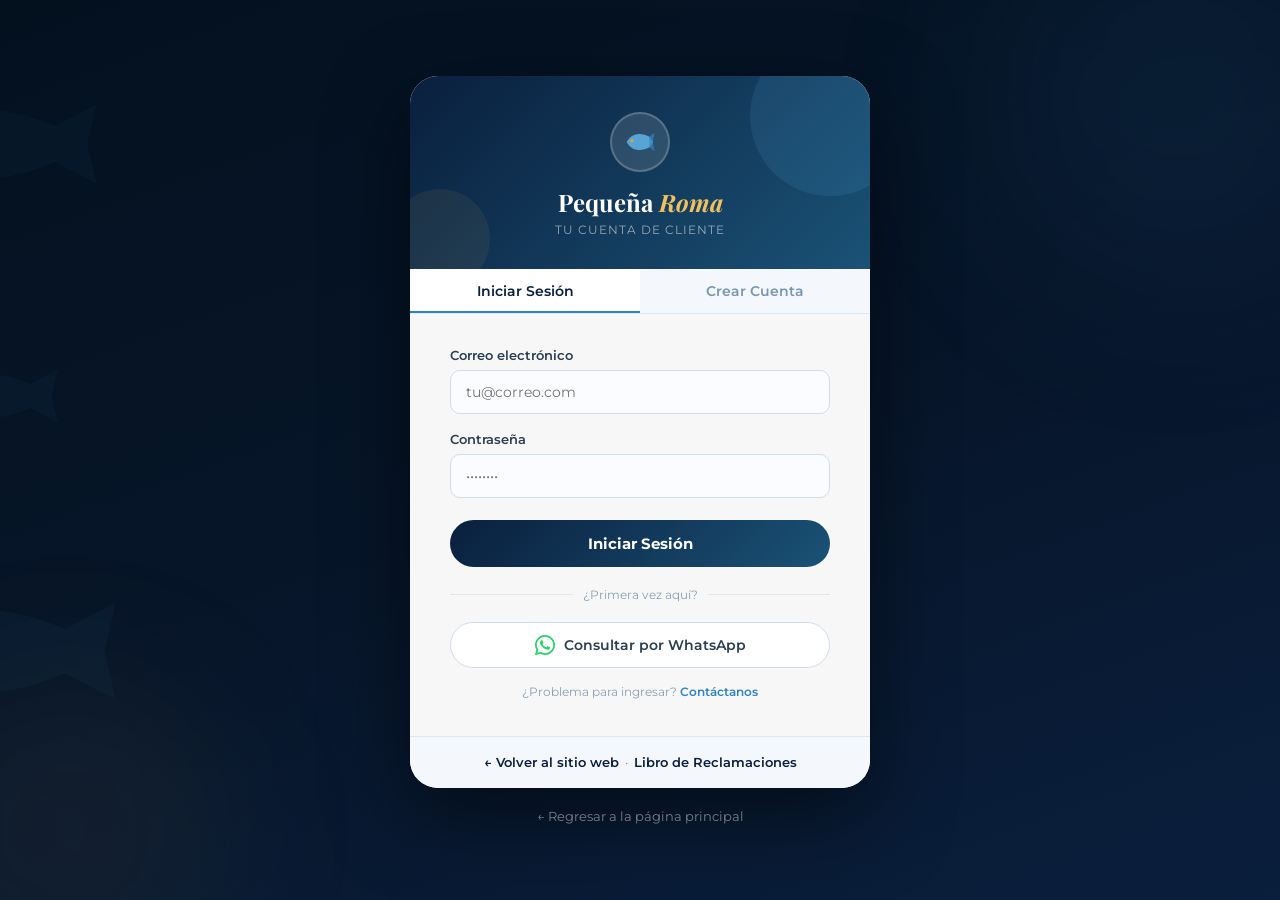
<file: login.html>
<!DOCTYPE html>
<html lang="es">
<head>
  <meta charset="UTF-8"/>
  <meta name="viewport" content="width=device-width, initial-scale=1.0"/>
  <title>Iniciar Sesión — Pesquera La Pequeña Roma</title>
  <link rel="preconnect" href="https://fonts.googleapis.com"/>
  <link rel="preconnect" href="https://fonts.gstatic.com" crossorigin/>
  <link href="https://fonts.googleapis.com/css2?family=Playfair+Display:wght@700&family=Montserrat:wght@400;500;600;700&display=swap" rel="stylesheet"/>
  <style>
    *,*::before,*::after { box-sizing:border-box; margin:0; padding:0 }

    :root {
      --azul-prof: #03111f;
      --azul-mar:  #071529;
      --cyan:      #2e86c1;
      --cyan-cl:   #5dade2;
      --dorado:    #d4a843;
      --dorado-cl: #f0c060;
    }

    body {
      font-family: 'Montserrat', system-ui, sans-serif;
      background: linear-gradient(160deg, #03111f 0%, #071529 50%, #0a1f3d 100%);
      min-height: 100vh;
      display: flex;
      flex-direction: column;
      align-items: center;
      justify-content: center;
      padding: 24px;
      position: relative;
      overflow: hidden;
    }

    /* Decorative fish background */
    .bg-fish {
      position: fixed;
      inset: 0;
      pointer-events: none;
      overflow: hidden;
      z-index: 0;
    }
    .bg-fish svg {
      position: absolute;
      opacity: 0.04;
      animation: floatFish linear infinite;
    }
    .bg-fish svg:nth-child(1) { width:180px; top:10%; left:-80px; animation-duration:22s; animation-delay:0s; }
    .bg-fish svg:nth-child(2) { width:120px; top:40%; left:-60px; animation-duration:18s; animation-delay:-7s; }
    .bg-fish svg:nth-child(3) { width:220px; top:65%; left:-100px; animation-duration:25s; animation-delay:-12s; }
    @keyframes floatFish {
      0%   { transform: translateX(-200px); }
      100% { transform: translateX(calc(100vw + 200px)); }
    }

    /* Glow circles */
    .glow { position:fixed; border-radius:50%; filter:blur(80px); pointer-events:none; z-index:0; }
    .glow1 { width:400px; height:400px; background:rgba(46,134,193,0.08); top:-100px; right:-100px; }
    .glow2 { width:300px; height:300px; background:rgba(212,168,67,0.06); bottom:-80px; left:-80px; }

    /* ===== CARD ===== */
    .login-container {
      position: relative;
      z-index: 10;
      width: 100%;
      max-width: 460px;
    }

    .login-card {
      background: rgba(255,255,255,0.97);
      border-radius: 28px;
      overflow: hidden;
      box-shadow: 0 28px 80px rgba(0,0,0,0.5);
    }

    /* Card header */
    .card-header {
      background: linear-gradient(135deg, #0a1f3d 0%, #1a5276 100%);
      padding: 36px 40px 32px;
      text-align: center;
      position: relative;
      overflow: hidden;
    }
    .card-header::before {
      content: '';
      position: absolute;
      top: -40px;
      right: -40px;
      width: 160px;
      height: 160px;
      border-radius: 50%;
      background: rgba(93,173,226,0.12);
    }
    .card-header::after {
      content: '';
      position: absolute;
      bottom: -20px;
      left: -20px;
      width: 100px;
      height: 100px;
      border-radius: 50%;
      background: rgba(212,168,67,0.08);
    }
    .brand-logo {
      display: inline-flex;
      align-items: center;
      justify-content: center;
      width: 60px;
      height: 60px;
      border-radius: 50%;
      background: rgba(255,255,255,0.12);
      border: 2px solid rgba(255,255,255,0.2);
      margin-bottom: 14px;
    }
    .brand-logo svg { width: 32px; height: 32px; }
    .card-header h1 {
      font-family: 'Playfair Display', serif;
      color: #fff;
      font-size: 1.5rem;
      margin-bottom: 4px;
    }
    .card-header h1 em { color: var(--dorado-cl); font-style: italic; }
    .card-header p { color: rgba(255,255,255,0.55); font-size: 0.78rem; letter-spacing: 0.08em; text-transform: uppercase; }

    /* ===== TABS ===== */
    .tabs {
      display: flex;
      background: #f4f7fb;
      border-bottom: 1px solid #dde8f0;
    }
    .tab-btn {
      flex: 1;
      padding: 14px;
      background: none;
      border: none;
      font-family: 'Montserrat', sans-serif;
      font-size: 0.85rem;
      font-weight: 600;
      color: #7a96b0;
      cursor: pointer;
      transition: color 0.2s, background 0.2s;
      position: relative;
    }
    .tab-btn::after {
      content: '';
      position: absolute;
      bottom: 0;
      left: 0;
      right: 0;
      height: 2px;
      background: var(--cyan);
      transform: scaleX(0);
      transition: transform 0.25s;
    }
    .tab-btn.active { color: #0a1f3d; background: #fff; }
    .tab-btn.active::after { transform: scaleX(1); }

    /* ===== FORM BODY ===== */
    .card-body { padding: 34px 40px; }

    .tab-panel { display: none; }
    .tab-panel.active { display: block; }

    .campo-grupo { margin-bottom: 18px; }
    .campo-grupo label {
      display: block;
      font-size: 0.8rem;
      font-weight: 600;
      color: #2a3f54;
      margin-bottom: 7px;
    }
    .campo-grupo input {
      width: 100%;
      padding: 12px 15px;
      border: 1.5px solid #d0dce8;
      border-radius: 10px;
      font-family: 'Montserrat', sans-serif;
      font-size: 0.9rem;
      color: #0a1f3d;
      background: #fafcff;
      outline: none;
      transition: border-color 0.2s, box-shadow 0.2s;
    }
    .campo-grupo input:focus {
      border-color: var(--cyan);
      box-shadow: 0 0 0 3px rgba(46,134,193,0.12);
      background: #fff;
    }

    .campo-row { display: grid; grid-template-columns: 1fr 1fr; gap: 14px; }

    .btn-submit {
      width: 100%;
      padding: 14px;
      background: linear-gradient(135deg, #0a1f3d, #1a5276);
      color: #fff;
      border: none;
      border-radius: 50px;
      font-family: 'Montserrat', sans-serif;
      font-size: 0.95rem;
      font-weight: 700;
      cursor: pointer;
      transition: transform 0.2s, box-shadow 0.2s;
      margin-top: 4px;
    }
    .btn-submit:hover:not(:disabled) {
      transform: translateY(-2px);
      box-shadow: 0 8px 28px rgba(10,31,61,0.3);
    }
    .btn-submit:disabled { opacity: 0.55; cursor: not-allowed; transform: none; }

    .form-note {
      font-size: 0.78rem;
      color: #8aa0b4;
      text-align: center;
      margin-top: 14px;
      line-height: 1.6;
    }
    .form-note a { color: var(--cyan); font-weight: 600; text-decoration: none; }

    .msg-box {
      padding: 11px 15px;
      border-radius: 8px;
      font-size: 0.85rem;
      text-align: center;
      margin-bottom: 16px;
      display: none;
    }
    .msg-box.success { background:#eafaf1; color:#1e8449; border:1px solid #a9dfbf; }
    .msg-box.error   { background:#fef0f0; color:#c0392b; border:1px solid #f5c6c6; }

    /* Forgot password */
    .forgot-link {
      display: block;
      text-align: right;
      font-size: 0.78rem;
      color: var(--cyan);
      font-weight: 600;
      text-decoration: none;
      margin-top: -10px;
      margin-bottom: 18px;
    }
    .forgot-link:hover { text-decoration: underline; }

    /* Social divider */
    .social-divider {
      display: flex; align-items: center; gap: 10px; margin: 20px 0;
    }
    .social-divider::before, .social-divider::after {
      content: ''; flex: 1; height: 1px; background: #dde8f0;
    }
    .social-divider span { font-size: 0.75rem; color: #8aa0b4; white-space: nowrap; }

    /* WhatsApp alt button */
    .btn-wsp {
      display: flex;
      align-items: center;
      justify-content: center;
      gap: 9px;
      width: 100%;
      padding: 12px;
      background: #fff;
      border: 1.5px solid #d0dce8;
      border-radius: 50px;
      font-family: 'Montserrat', sans-serif;
      font-size: 0.88rem;
      font-weight: 600;
      color: #2a3f54;
      text-decoration: none;
      transition: background 0.2s, border-color 0.2s;
    }
    .btn-wsp:hover { background: #f5f8fb; border-color: #25d366; color: #1a8440; }
    .btn-wsp svg { width: 20px; height: 20px; }

    /* ===== FOOTER CARD ===== */
    .card-footer {
      padding: 18px 40px;
      background: #f4f7fb;
      border-top: 1px solid #dde8f0;
      text-align: center;
      font-size: 0.8rem;
      color: #7a96b0;
    }
    .card-footer a { color: #0a1f3d; font-weight: 600; text-decoration: none; }
    .card-footer a:hover { color: var(--cyan); }

    /* ===== BACK NAV ===== */
    .back-nav {
      text-align: center;
      margin-top: 20px;
      font-size: 0.82rem;
    }
    .back-nav a {
      color: rgba(255,255,255,0.45);
      text-decoration: none;
      transition: color 0.2s;
    }
    .back-nav a:hover { color: rgba(255,255,255,0.8); }

    @media (max-width: 480px) {
      .card-header { padding: 28px 24px 24px; }
      .card-body   { padding: 26px 24px; }
      .card-footer { padding: 16px 24px; }
      .campo-row   { grid-template-columns: 1fr; }
    }
  </style>
</head>
<body>

  <!-- Background decorations -->
  <div class="bg-fish">
    <svg viewBox="0 0 100 60" fill="rgba(93,173,226,1)">
      <path d="M5 30 C15 10, 40 5, 75 20 L92 30 L75 40 C40 55, 15 50, 5 30Z"/>
      <path d="M75 20 L98 8 L93 30 L98 52 L75 40"/>
    </svg>
    <svg viewBox="0 0 100 60" fill="rgba(93,173,226,1)">
      <path d="M5 30 C15 10, 40 5, 75 20 L92 30 L75 40 C40 55, 15 50, 5 30Z"/>
      <path d="M75 20 L98 8 L93 30 L98 52 L75 40"/>
    </svg>
    <svg viewBox="0 0 100 60" fill="rgba(93,173,226,1)">
      <path d="M5 30 C15 10, 40 5, 75 20 L92 30 L75 40 C40 55, 15 50, 5 30Z"/>
      <path d="M75 20 L98 8 L93 30 L98 52 L75 40"/>
    </svg>
  </div>
  <div class="glow glow1"></div>
  <div class="glow glow2"></div>

  <div class="login-container">
    <div class="login-card">

      <!-- Header -->
      <div class="card-header">
        <div class="brand-logo">
          <svg viewBox="0 0 48 36" fill="none">
            <path d="M4 18 C10 6, 24 2, 38 10 L44 18 L38 26 C24 34, 10 30, 4 18Z"
                  fill="rgba(93,173,226,0.9)"/>
            <path d="M38 10 L46 4 L43 18 L46 32 L38 26"
                  fill="rgba(46,134,193,0.7)"/>
            <circle cx="12" cy="16" r="2.5" fill="#d4a843"/>
          </svg>
        </div>
        <h1>Pequeña <em>Roma</em></h1>
        <p>Tu cuenta de cliente</p>
      </div>

      <!-- Tabs -->
      <div class="tabs">
        <button class="tab-btn active" data-tab="login">Iniciar Sesión</button>
        <button class="tab-btn" data-tab="register">Crear Cuenta</button>
      </div>

      <!-- Body -->
      <div class="card-body">

        <!-- LOGIN PANEL -->
        <div class="tab-panel active" id="panel-login">
          <div class="msg-box" id="loginMsg"></div>

          <form id="formLogin">
            <div class="campo-grupo">
              <label for="loginEmail">Correo electrónico</label>
              <input type="email" id="loginEmail" placeholder="tu@correo.com"
                     required autocomplete="username"/>
            </div>
            <div class="campo-grupo">
              <label for="loginPass">Contraseña</label>
              <input type="password" id="loginPass" placeholder="••••••••"
                     required autocomplete="current-password"/>
            </div>
            <button type="submit" class="btn-submit" id="btnLogin">Iniciar Sesión</button>
          </form>

          <div class="social-divider"><span>¿Primera vez aquí?</span></div>

          <a href="https://wa.me/51936859812?text=Hola%2C%20quisiera%20consultar%20sobre%20sus%20productos"
             target="_blank" class="btn-wsp">
            <svg viewBox="0 0 24 24" fill="#25d366">
              <path d="M17.472 14.382c-.297-.149-1.758-.867-2.03-.967-.273-.099-.471-.148-.67.15-.197.297-.767.966-.94 1.164-.173.199-.347.223-.644.075-.297-.15-1.255-.463-2.39-1.475-.883-.788-1.48-1.761-1.653-2.059-.173-.297-.018-.458.13-.606.134-.133.298-.347.446-.52.149-.174.198-.298.298-.497.099-.198.05-.371-.025-.52-.075-.149-.669-1.612-.916-2.207-.242-.579-.487-.5-.669-.51-.173-.008-.371-.01-.57-.01-.198 0-.52.074-.792.372-.272.297-1.04 1.016-1.04 2.479 0 1.462 1.065 2.875 1.213 3.074.149.198 2.096 3.2 5.077 4.487.709.306 1.262.489 1.694.625.712.227 1.36.195 1.871.118.571-.085 1.758-.719 2.006-1.413.248-.694.248-1.289.173-1.413-.074-.124-.272-.198-.57-.347z"/>
              <path d="M12 0C5.373 0 0 5.373 0 12c0 2.122.555 4.112 1.523 5.836L.057 23.492a.5.5 0 00.612.612l5.656-1.466A11.943 11.943 0 0012 24c6.627 0 12-5.373 12-12S18.627 0 12 0zm0 21.882a9.868 9.868 0 01-5.034-1.38l-.36-.214-3.733.968.99-3.617-.235-.372A9.865 9.865 0 012.118 12C2.118 6.526 6.526 2.118 12 2.118S21.882 6.526 21.882 12 17.474 21.882 12 21.882z"/>
            </svg>
            Consultar por WhatsApp
          </a>

          <p class="form-note">
            ¿Problema para ingresar?
            <a href="https://wa.me/51936859812" target="_blank">Contáctanos</a>
          </p>
        </div>

        <!-- REGISTER PANEL -->
        <div class="tab-panel" id="panel-register">
          <div class="msg-box" id="registerMsg"></div>

          <form id="formRegister">
            <div class="campo-row">
              <div class="campo-grupo">
                <label for="regNombre">Nombre</label>
                <input type="text" id="regNombre" placeholder="Juan" required/>
              </div>
              <div class="campo-grupo">
                <label for="regApellido">Apellido</label>
                <input type="text" id="regApellido" placeholder="García"/>
              </div>
            </div>
            <div class="campo-grupo">
              <label for="regEmail">Correo electrónico</label>
              <input type="email" id="regEmail" placeholder="tu@correo.com"
                     required autocomplete="email"/>
            </div>
            <div class="campo-grupo">
              <label for="regTelefono">Teléfono (opcional)</label>
              <input type="tel" id="regTelefono" placeholder="+51 999 999 999"/>
            </div>
            <div class="campo-grupo">
              <label for="regPass">Contraseña</label>
              <input type="password" id="regPass" placeholder="Mínimo 6 caracteres"
                     required minlength="6" autocomplete="new-password"/>
            </div>
            <button type="submit" class="btn-submit" id="btnRegister">Crear Cuenta</button>
          </form>

          <p class="form-note">
            Al registrarte aceptas nuestros
            <a href="terminos.html" target="_blank">Términos y Condiciones</a>
            y la
            <a href="terminos.html#privacidad" target="_blank">Política de Privacidad</a>.
          </p>
        </div>

      </div><!-- /card-body -->

      <div class="card-footer">
        <a href="index.html">← Volver al sitio web</a>
        &nbsp;·&nbsp;
        <a href="reclamaciones.html">Libro de Reclamaciones</a>
      </div>
    </div><!-- /login-card -->

    <div class="back-nav">
      <a href="index.html">← Regresar a la página principal</a>
    </div>
  </div>

  <script>
    /* ===== Tabs ===== */
    const tabBtns   = document.querySelectorAll('.tab-btn');
    const tabPanels = document.querySelectorAll('.tab-panel');

    tabBtns.forEach(btn => {
      btn.addEventListener('click', () => {
        const target = btn.dataset.tab;
        tabBtns.forEach(b => b.classList.remove('active'));
        tabPanels.forEach(p => p.classList.remove('active'));
        btn.classList.add('active');
        document.getElementById('panel-' + target).classList.add('active');
      });
    });

    /* ===== Login Form ===== */
    document.getElementById('formLogin').addEventListener('submit', async (e) => {
      e.preventDefault();
      const email    = document.getElementById('loginEmail').value.trim();
      const password = document.getElementById('loginPass').value;
      const msgDiv   = document.getElementById('loginMsg');
      const btn      = document.getElementById('btnLogin');

      showMsg(msgDiv, '', '');
      btn.disabled    = true;
      btn.textContent = 'Verificando...';

      try {
        const res  = await fetch('/api/auth/login', {
          method:  'POST',
          headers: { 'Content-Type': 'application/json' },
          body:    JSON.stringify({ email, password })
        });
        const data = await res.json();
        if (!res.ok) throw new Error(data.error || 'Credenciales incorrectas');

        localStorage.setItem('user_token', data.token);
        localStorage.setItem('user_data',  JSON.stringify(data.user));
        showMsg(msgDiv, '✅ ¡Bienvenido! Redirigiendo...', 'success');
        setTimeout(() => { window.location.href = 'index.html'; }, 1200);

      } catch (err) {
        showMsg(msgDiv, err.message, 'error');
        btn.disabled    = false;
        btn.textContent = 'Iniciar Sesión';
      }
    });

    /* ===== Register Form ===== */
    document.getElementById('formRegister').addEventListener('submit', async (e) => {
      e.preventDefault();
      const nombre   = document.getElementById('regNombre').value.trim();
      const apellido = document.getElementById('regApellido').value.trim();
      const email    = document.getElementById('regEmail').value.trim();
      const telefono = document.getElementById('regTelefono').value.trim();
      const password = document.getElementById('regPass').value;
      const msgDiv   = document.getElementById('registerMsg');
      const btn      = document.getElementById('btnRegister');

      showMsg(msgDiv, '', '');
      btn.disabled    = true;
      btn.textContent = 'Creando cuenta...';

      try {
        const res  = await fetch('/api/auth/register', {
          method:  'POST',
          headers: { 'Content-Type': 'application/json' },
          body:    JSON.stringify({ nombre: `${nombre} ${apellido}`.trim(), email, telefono, password })
        });
        const data = await res.json();
        if (!res.ok) throw new Error(data.error || 'No se pudo crear la cuenta');

        showMsg(msgDiv, '✅ Cuenta creada. Ahora puedes iniciar sesión.', 'success');
        document.getElementById('formRegister').reset();
        setTimeout(() => {
          tabBtns[0].click();
          document.getElementById('loginEmail').value = email;
        }, 1800);

      } catch (err) {
        showMsg(msgDiv, err.message, 'error');
        btn.disabled    = false;
        btn.textContent = 'Crear Cuenta';
      }
    });

    function showMsg(el, text, type) {
      if (!text) { el.style.display = 'none'; return; }
      el.className = 'msg-box ' + type;
      el.textContent = text;
      el.style.display = 'block';
    }
  </script>
</body>
</html>
</file>
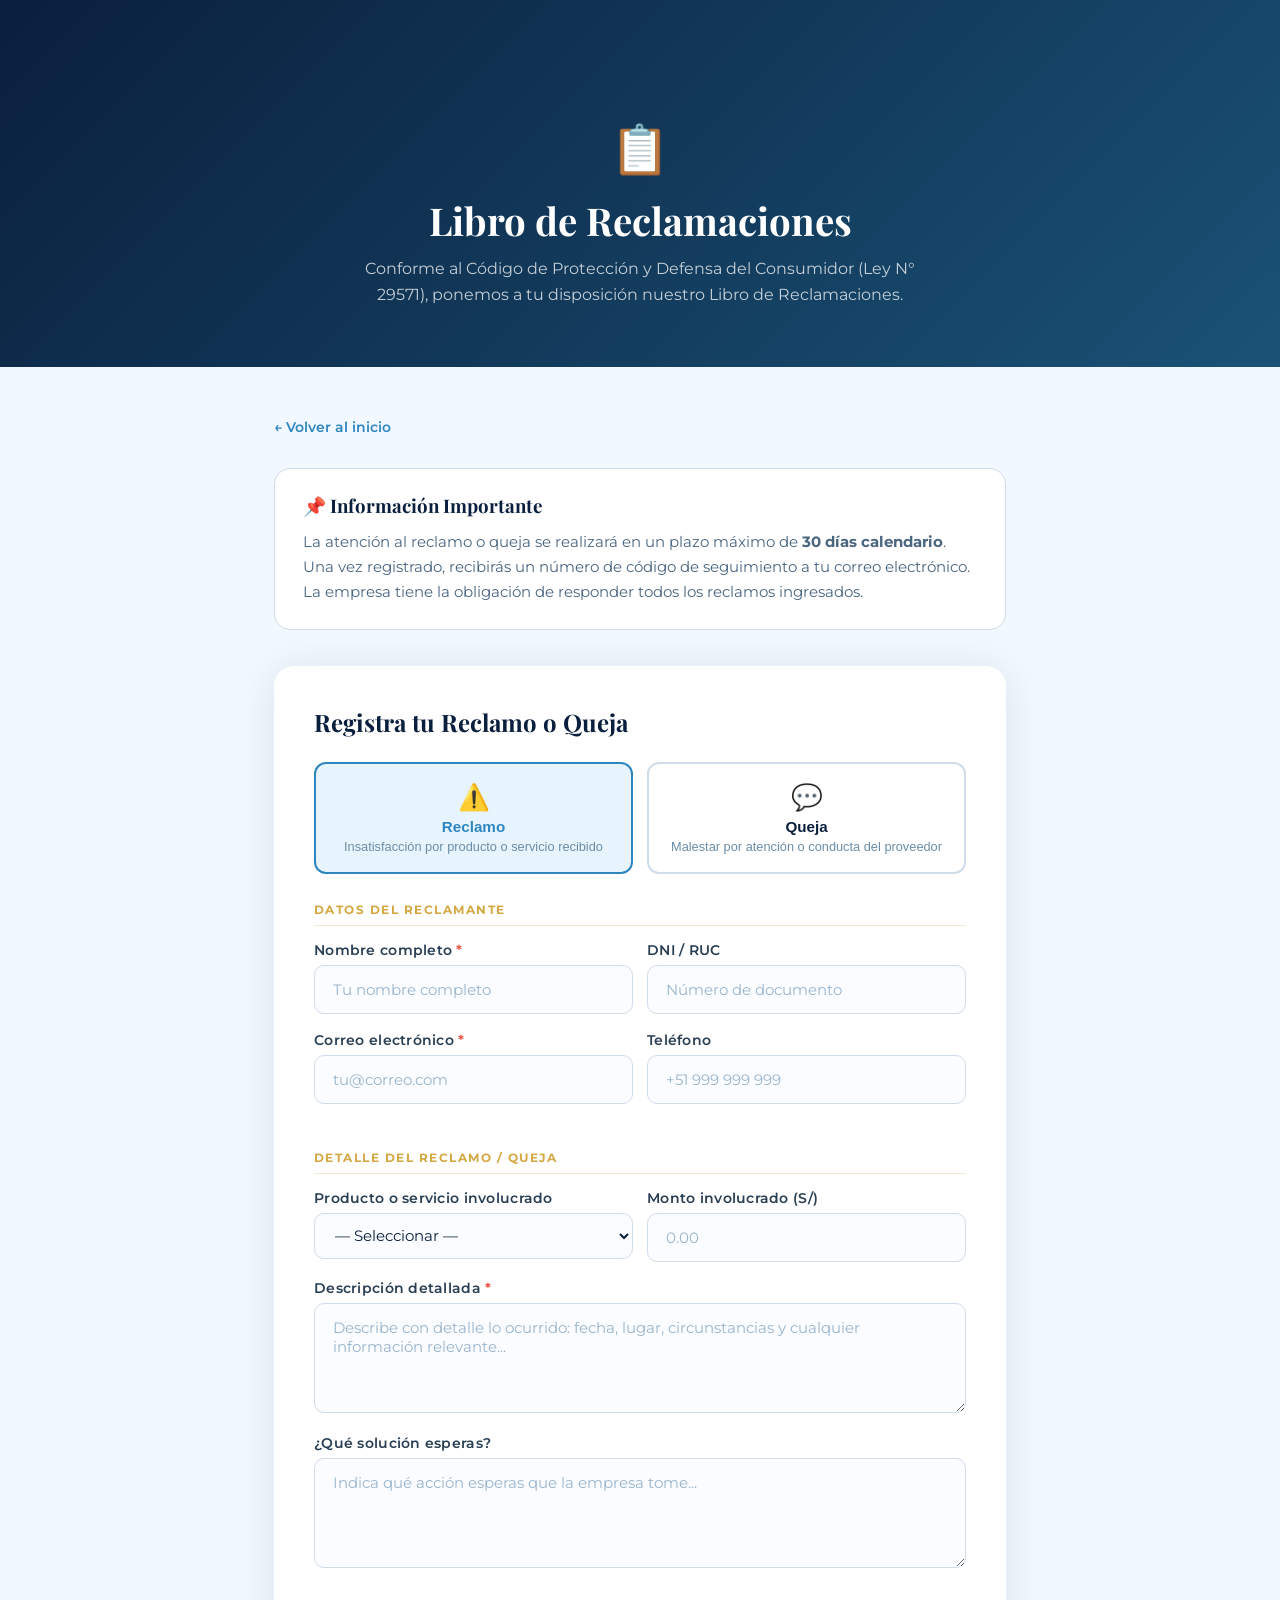
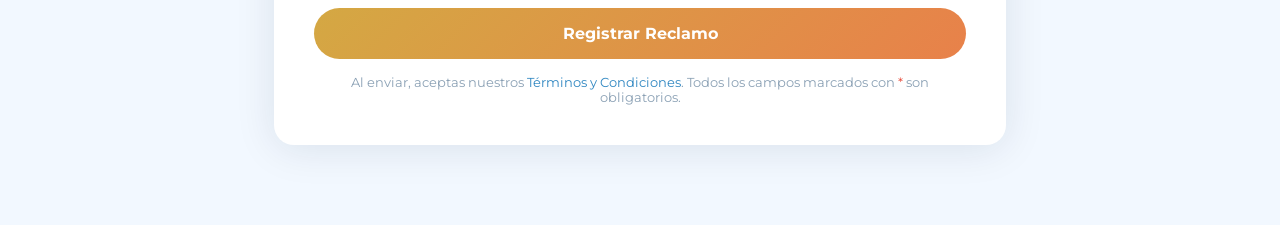
<file: reclamaciones.html>
<!DOCTYPE html>
<html lang="es">
<head>
  <meta charset="UTF-8"/>
  <meta name="viewport" content="width=device-width, initial-scale=1.0"/>
  <title>Libro de Reclamaciones — Pesquera La Pequeña Roma</title>
  <link rel="preconnect" href="https://fonts.googleapis.com"/>
  <link rel="preconnect" href="https://fonts.gstatic.com" crossorigin/>
  <link href="https://fonts.googleapis.com/css2?family=Playfair+Display:wght@700&family=Montserrat:wght@400;500;600&display=swap" rel="stylesheet"/>
  <link rel="stylesheet" href="css/estilos.css"/>
  <link rel="stylesheet" href="css/nuevo.css"/>
  <style>
    body { cursor: auto; background: #f2f8ff; }
    .cursor-circulo, .cursor-punto { display: none; }

    .rec-header {
      background: linear-gradient(135deg, #0a1f3d 0%, #1a5276 100%);
      padding: 120px 0 60px;
      text-align: center;
      color: #fff;
    }
    .rec-header .rec-icon {
      font-size: 3rem;
      margin-bottom: 16px;
    }
    .rec-header h1 { font-family:'Playfair Display',serif; font-size:2.4rem; margin-bottom:10px; }
    .rec-header p  { color:rgba(255,255,255,0.75); max-width:560px; margin:0 auto; line-height:1.6; }

    .rec-body { max-width:780px; margin:0 auto; padding:50px 24px 80px; }

    .back-link { display:inline-flex; align-items:center; gap:8px; color:#2e86c1; font-weight:600; font-size:0.9rem; margin-bottom:32px; text-decoration:none; }

    .rec-info-box {
      background: #fff;
      border:1px solid #d0dce8;
      border-radius:16px;
      padding:24px 28px;
      margin-bottom:36px;
    }
    .rec-info-box h3 { color:#0a1f3d; font-family:'Playfair Display',serif; margin-bottom:12px; }
    .rec-info-box p  { color:#4a6580; font-size:0.92rem; line-height:1.7; margin:0; }

    .rec-form-card {
      background:#fff;
      border-radius:20px;
      padding:40px;
      box-shadow:0 4px 40px rgba(10,31,61,0.10);
    }

    .tipo-selector { display:grid; grid-template-columns:1fr 1fr; gap:14px; margin-bottom:28px; }
    .tipo-btn {
      padding:18px;
      border:2px solid #d0dce8;
      border-radius:12px;
      background:#fff;
      cursor:pointer;
      text-align:center;
      transition:all 0.2s;
    }
    .tipo-btn .tipo-icon { font-size:1.6rem; display:block; margin-bottom:6px; }
    .tipo-btn strong { display:block; font-size:0.95rem; color:#0a1f3d; margin-bottom:4px; }
    .tipo-btn span { font-size:0.8rem; color:#6b8da8; }
    .tipo-btn.selected { border-color:#2e86c1; background:#e8f4fd; }
    .tipo-btn.selected strong { color:#2e86c1; }

    .form-section { margin-bottom:28px; }
    .form-section-title {
      font-size:0.78rem;
      font-weight:700;
      letter-spacing:0.12em;
      text-transform:uppercase;
      color:#d4a843;
      margin-bottom:16px;
      padding-bottom:8px;
      border-bottom:1px solid #f0e8d0;
    }

    .campo-grupo { margin-bottom:18px; }
    .campo-grupo label { display:block; font-size:0.87rem; font-weight:600; color:#2a3f54; margin-bottom:7px; }
    .campo-grupo input,
    .campo-grupo select,
    .campo-grupo textarea {
      width:100%;
      padding:12px 16px;
      border:1.5px solid #d0dce8;
      border-radius:10px;
      font-family:'Montserrat',sans-serif;
      font-size:0.92rem;
      color:#0a1f3d;
      background:#fafcff;
      transition:border-color 0.2s, box-shadow 0.2s;
      outline:none;
    }
    .campo-grupo input:focus,
    .campo-grupo select:focus,
    .campo-grupo textarea:focus {
      border-color:#2e86c1;
      box-shadow:0 0 0 3px rgba(46,134,193,0.12);
    }
    .campo-grupo textarea { resize:vertical; min-height:110px; }
    .campo-fila { display:grid; grid-template-columns:1fr 1fr; gap:14px; }

    .campo-requerido::after { content:' *'; color:#e74c3c; }

    .btn-submit {
      width:100%;
      padding:16px;
      background:linear-gradient(135deg,#d4a843,#e8814a);
      color:#fff;
      border:none;
      border-radius:50px;
      font-family:'Montserrat',sans-serif;
      font-size:1rem;
      font-weight:700;
      cursor:pointer;
      transition:transform 0.2s, box-shadow 0.2s;
      margin-top:8px;
    }
    .btn-submit:hover { transform:translateY(-2px); box-shadow:0 8px 32px rgba(212,168,67,0.4); }
    .btn-submit:disabled { opacity:0.6; cursor:not-allowed; transform:none; }

    .msg-exito {
      display:none;
      text-align:center;
      padding:48px 24px;
    }
    .msg-exito .exito-icon { font-size:4rem; margin-bottom:20px; }
    .msg-exito h3 { font-family:'Playfair Display',serif; color:#0a1f3d; font-size:1.8rem; margin-bottom:12px; }
    .msg-exito p  { color:#4a6580; margin-bottom:8px; }
    .msg-exito .numero-reclamo {
      display:inline-block;
      background:#e8f4fd;
      border:1px solid #2e86c1;
      color:#1a5276;
      font-size:1.4rem;
      font-weight:700;
      padding:12px 28px;
      border-radius:50px;
      margin:16px 0;
      letter-spacing:0.1em;
    }

    .error-msg { color:#e74c3c; font-size:0.82rem; margin-top:5px; display:none; }

    @media(max-width:600px) {
      .tipo-selector { grid-template-columns:1fr; }
      .campo-fila    { grid-template-columns:1fr; }
      .rec-form-card { padding:24px 20px; }
    }
  </style>
</head>
<body>
  <div class="rec-header">
    <div class="rec-icon">📋</div>
    <h1>Libro de Reclamaciones</h1>
    <p>Conforme al Código de Protección y Defensa del Consumidor (Ley N° 29571), ponemos a tu disposición nuestro Libro de Reclamaciones.</p>
  </div>

  <div class="rec-body">
    <a href="index.html" class="back-link">← Volver al inicio</a>

    <div class="rec-info-box">
      <h3>📌 Información Importante</h3>
      <p>La atención al reclamo o queja se realizará en un plazo máximo de <strong>30 días calendario</strong>. Una vez registrado, recibirás un número de código de seguimiento a tu correo electrónico. La empresa tiene la obligación de responder todos los reclamos ingresados.</p>
    </div>

    <div class="rec-form-card">
      <!-- Formulario -->
      <div id="formSection">
        <h2 style="font-family:'Playfair Display',serif;color:#0a1f3d;margin-bottom:24px">Registra tu Reclamo o Queja</h2>

        <!-- Tipo -->
        <div class="tipo-selector">
          <button type="button" class="tipo-btn selected" data-tipo="reclamo" id="btnReclamo">
            <span class="tipo-icon">⚠️</span>
            <strong>Reclamo</strong>
            <span>Insatisfacción por producto o servicio recibido</span>
          </button>
          <button type="button" class="tipo-btn" data-tipo="queja" id="btnQueja">
            <span class="tipo-icon">💬</span>
            <strong>Queja</strong>
            <span>Malestar por atención o conducta del proveedor</span>
          </button>
        </div>
        <input type="hidden" id="tipoInput" value="reclamo"/>

        <form id="formReclamo" novalidate>
          <!-- Datos personales -->
          <div class="form-section">
            <div class="form-section-title">Datos del Reclamante</div>
            <div class="campo-fila">
              <div class="campo-grupo">
                <label for="rNombre" class="campo-requerido">Nombre completo</label>
                <input type="text" id="rNombre" placeholder="Tu nombre completo" required/>
              </div>
              <div class="campo-grupo">
                <label for="rDni">DNI / RUC</label>
                <input type="text" id="rDni" placeholder="Número de documento"/>
              </div>
            </div>
            <div class="campo-fila">
              <div class="campo-grupo">
                <label for="rEmail" class="campo-requerido">Correo electrónico</label>
                <input type="email" id="rEmail" placeholder="tu@correo.com" required/>
              </div>
              <div class="campo-grupo">
                <label for="rTelefono">Teléfono</label>
                <input type="tel" id="rTelefono" placeholder="+51 999 999 999"/>
              </div>
            </div>
          </div>

          <!-- Detalle del reclamo -->
          <div class="form-section">
            <div class="form-section-title">Detalle del Reclamo / Queja</div>
            <div class="campo-fila">
              <div class="campo-grupo">
                <label for="rProducto">Producto o servicio involucrado</label>
                <select id="rProducto">
                  <option value="">— Seleccionar —</option>
                  <option>Trucha Fresca Entera</option>
                  <option>Trucha Eviscerada</option>
                  <option>Filete de Trucha</option>
                  <option>Trucha Deshuesada</option>
                  <option>Trucha en Porciones</option>
                  <option>Trucha Entera Eviscerada HG</option>
                  <option>Trucha Entera Eviscerada HGT</option>
                  <option>Servicio de Atención</option>
                  <option>Otro</option>
                </select>
              </div>
              <div class="campo-grupo">
                <label for="rMonto">Monto involucrado (S/)</label>
                <input type="number" id="rMonto" placeholder="0.00" step="0.01" min="0"/>
              </div>
            </div>
            <div class="campo-grupo">
              <label for="rDescripcion" class="campo-requerido">Descripción detallada</label>
              <textarea id="rDescripcion" placeholder="Describe con detalle lo ocurrido: fecha, lugar, circunstancias y cualquier información relevante..." required></textarea>
            </div>
            <div class="campo-grupo">
              <label for="rPedido">¿Qué solución esperas?</label>
              <textarea id="rPedido" placeholder="Indica qué acción esperas que la empresa tome..." rows="3"></textarea>
            </div>
          </div>

          <div id="formError" class="error-msg" style="display:none;font-size:0.9rem;margin-bottom:14px"></div>

          <button type="submit" class="btn-submit" id="btnSubmit">
            Registrar Reclamo
          </button>

          <p style="text-align:center;font-size:0.8rem;color:#8aa0b4;margin-top:16px">
            Al enviar, aceptas nuestros <a href="terminos.html" style="color:#2e86c1">Términos y Condiciones</a>.
            Todos los campos marcados con <span style="color:#e74c3c">*</span> son obligatorios.
          </p>
        </form>
      </div>

      <!-- Éxito -->
      <div class="msg-exito" id="msgExito">
        <div class="exito-icon">✅</div>
        <h3>¡Reclamo Registrado!</h3>
        <p>Tu reclamo ha sido ingresado exitosamente. Tu número de seguimiento es:</p>
        <span class="numero-reclamo" id="numeroReclamo"></span>
        <p>Guarda este número para hacer seguimiento de tu caso.</p>
        <p style="margin-top:8px">Recibirás respuesta en un plazo máximo de <strong>30 días calendario</strong>.</p>
        <div style="margin-top:28px;display:flex;gap:12px;justify-content:center;flex-wrap:wrap">
          <a href="index.html" class="btn-primario">Volver al Inicio</a>
          <button onclick="location.reload()" style="padding:14px 28px;border:2px solid #d0dce8;background:#fff;border-radius:50px;font-weight:600;cursor:pointer;color:#2a3f54">Nuevo Reclamo</button>
        </div>
      </div>
    </div>
  </div>

  <script>
    // Selección de tipo
    const btnR = document.getElementById('btnReclamo');
    const btnQ = document.getElementById('btnQueja');
    const tipoInput = document.getElementById('tipoInput');

    btnR.addEventListener('click', () => {
      btnR.classList.add('selected');
      btnQ.classList.remove('selected');
      tipoInput.value = 'reclamo';
    });
    btnQ.addEventListener('click', () => {
      btnQ.classList.add('selected');
      btnR.classList.remove('selected');
      tipoInput.value = 'queja';
    });

    // Envío del formulario
    document.getElementById('formReclamo').addEventListener('submit', async (e) => {
      e.preventDefault();

      const nombre      = document.getElementById('rNombre').value.trim();
      const email       = document.getElementById('rEmail').value.trim();
      const descripcion = document.getElementById('rDescripcion').value.trim();
      const errorDiv    = document.getElementById('formError');

      if (!nombre || !email || !descripcion) {
        errorDiv.textContent = 'Por favor, completa todos los campos obligatorios (*)';
        errorDiv.style.display = 'block';
        return;
      }
      errorDiv.style.display = 'none';

      const btn = document.getElementById('btnSubmit');
      btn.disabled   = true;
      btn.textContent = 'Registrando...';

      const body = {
        tipo:              tipoInput.value,
        nombre,
        email,
        telefono:          document.getElementById('rTelefono').value.trim(),
        dni:               document.getElementById('rDni').value.trim(),
        producto_servicio: document.getElementById('rProducto').value,
        monto:             document.getElementById('rMonto').value || null,
        descripcion,
        pedido:            document.getElementById('rPedido').value.trim()
      };

      try {
        const res  = await fetch('/api/complaints', {
          method: 'POST',
          headers: { 'Content-Type': 'application/json' },
          body: JSON.stringify(body)
        });
        const data = await res.json();

        if (!res.ok) throw new Error(data.error || 'Error al registrar');

        document.getElementById('formSection').style.display = 'none';
        document.getElementById('numeroReclamo').textContent = data.complaint_number;
        document.getElementById('msgExito').style.display    = 'block';

      } catch (err) {
        errorDiv.textContent = err.message || 'Error al enviar. Intenta nuevamente.';
        errorDiv.style.display = 'block';
        btn.disabled   = false;
        btn.textContent = 'Registrar Reclamo';
      }
    });
  </script>
</body>
</html>
</file>
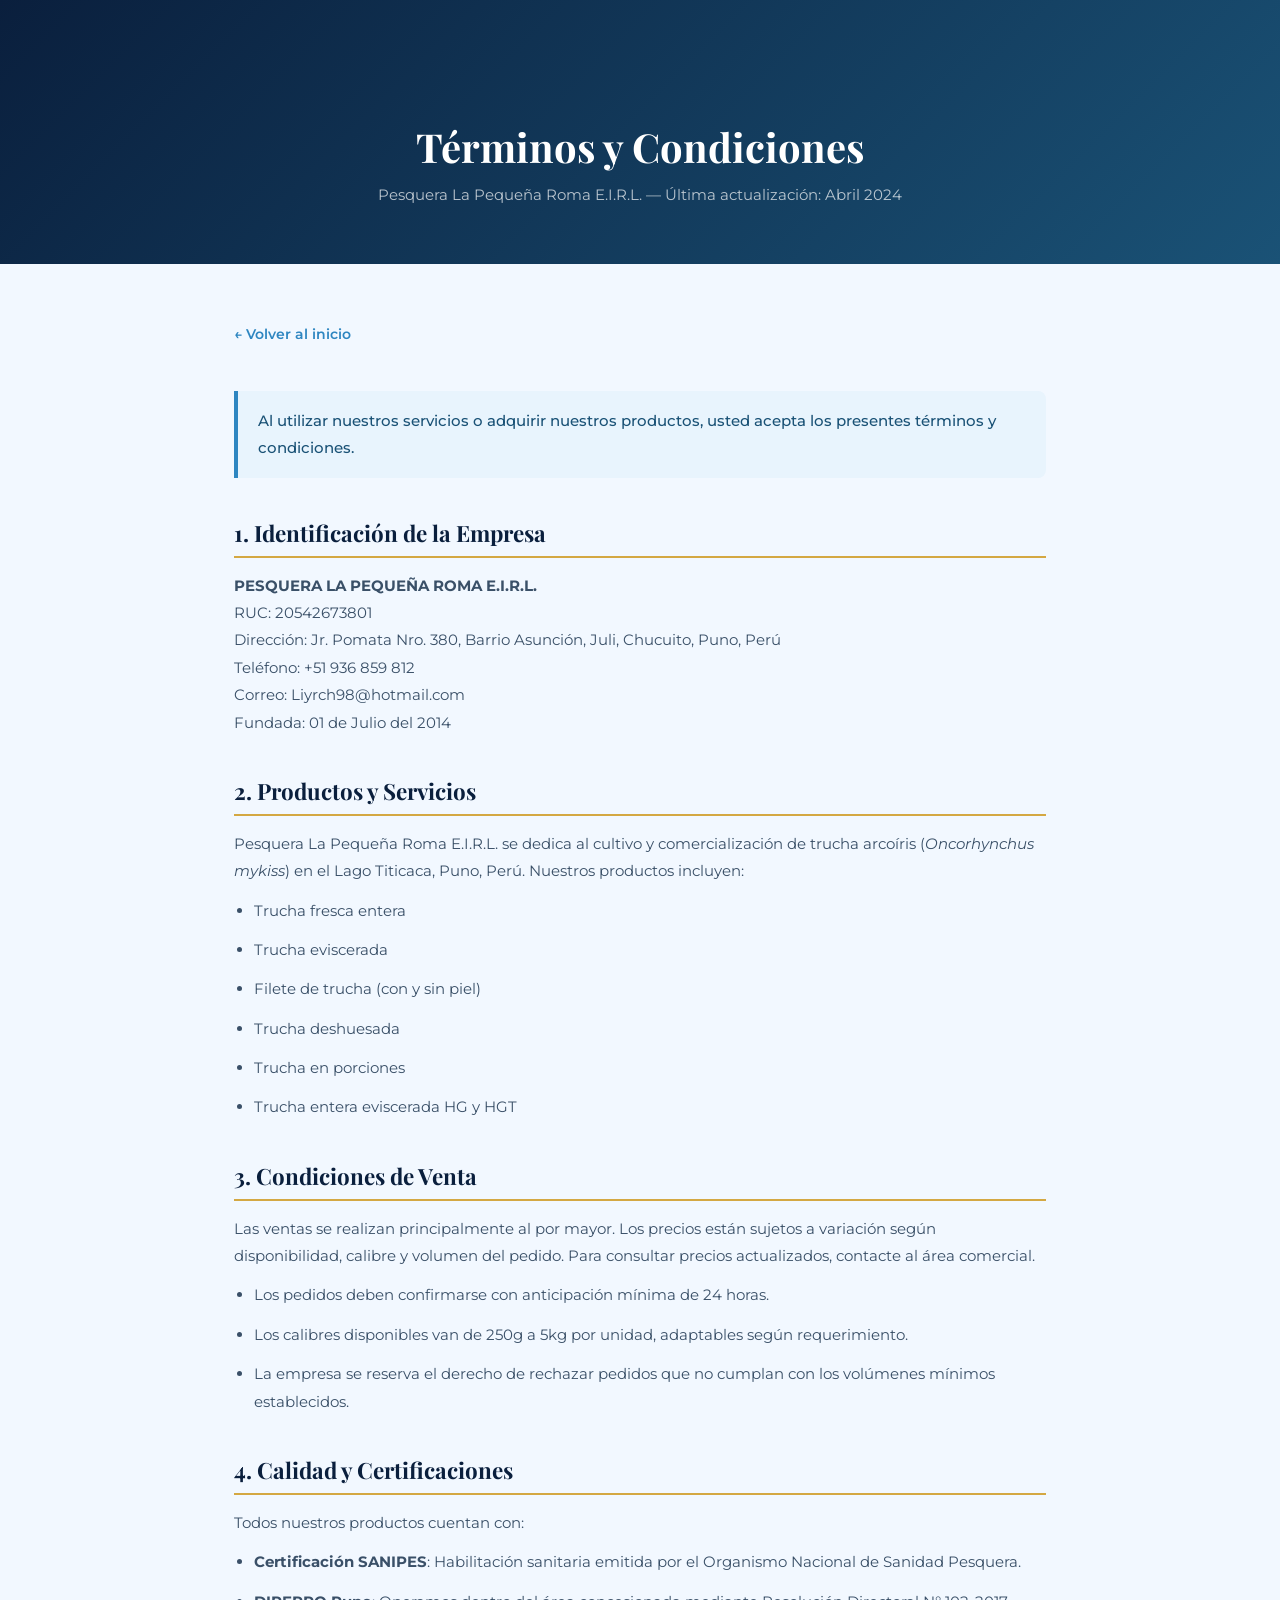
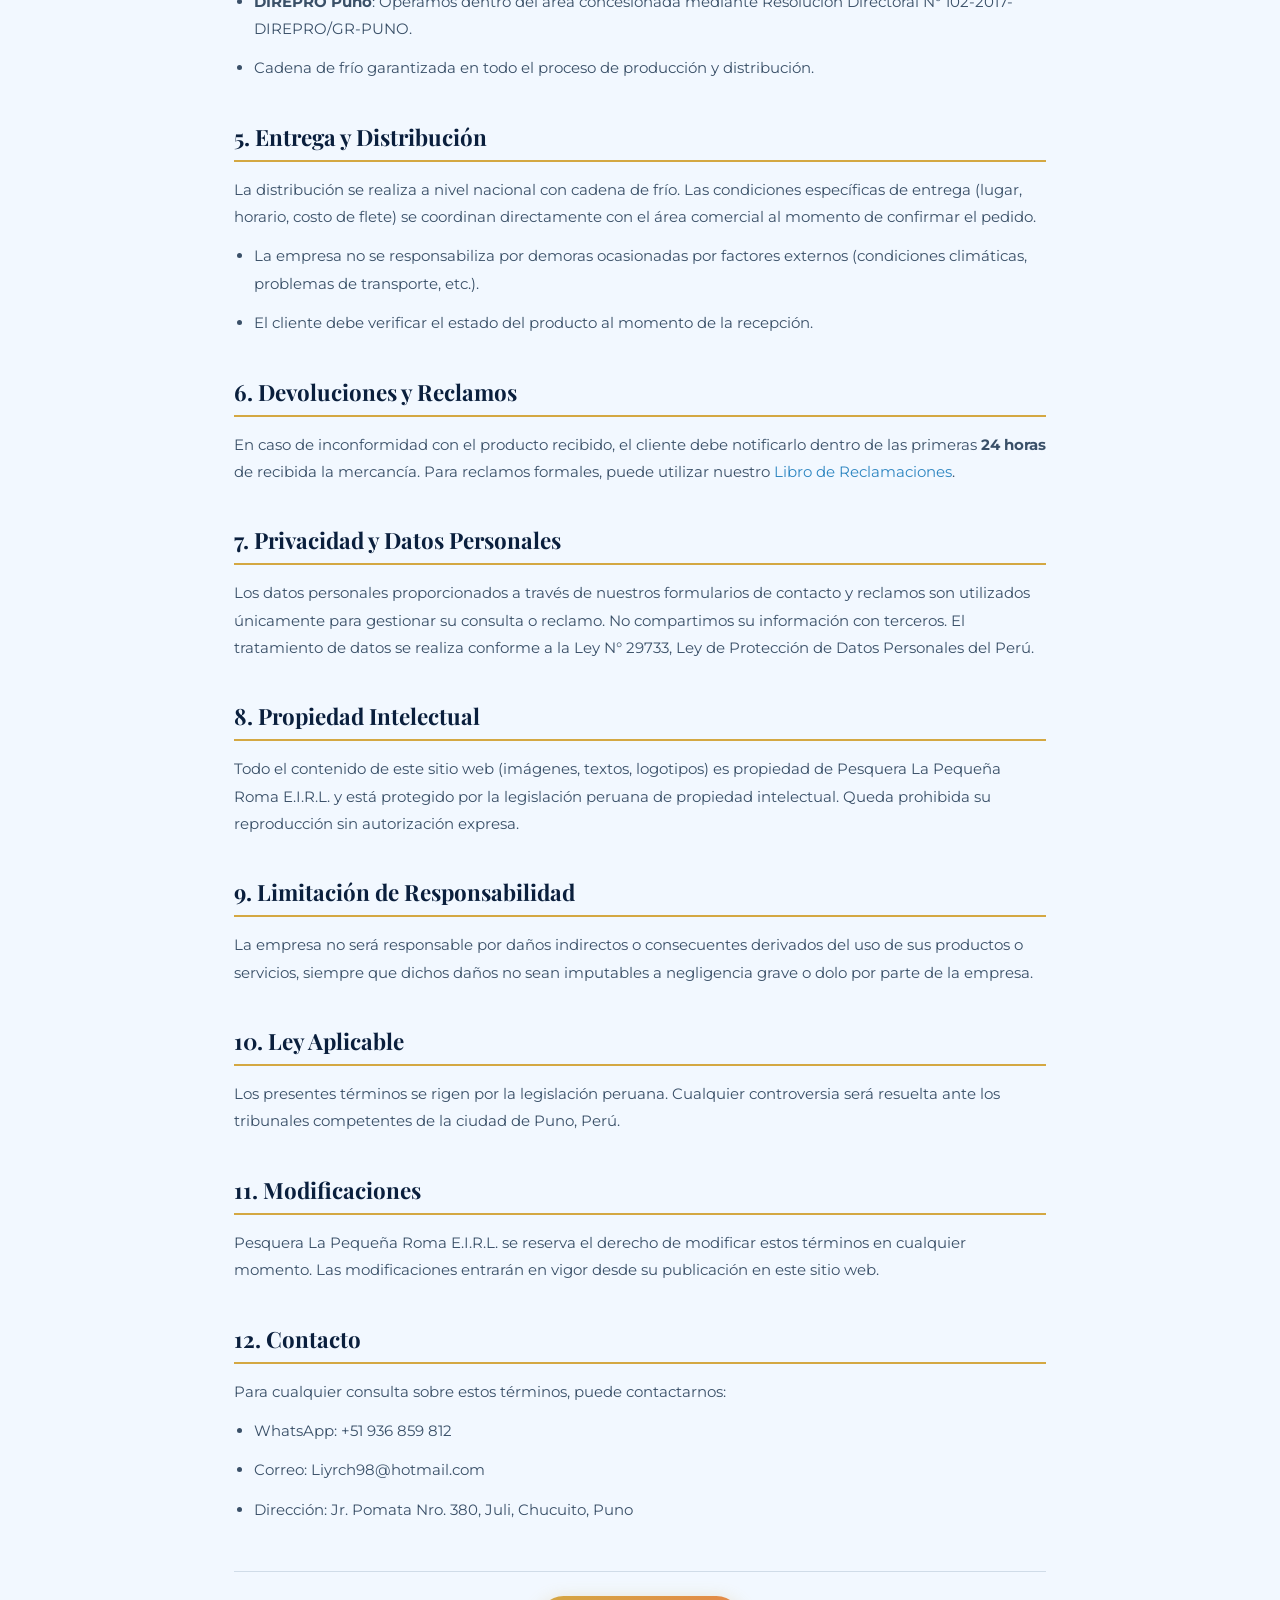
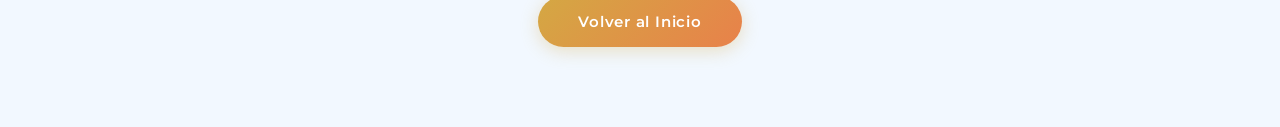
<file: terminos.html>
<!DOCTYPE html>
<html lang="es">
<head>
  <meta charset="UTF-8"/>
  <meta name="viewport" content="width=device-width, initial-scale=1.0"/>
  <title>Términos y Condiciones — Pesquera La Pequeña Roma</title>
  <link rel="preconnect" href="https://fonts.googleapis.com"/>
  <link rel="preconnect" href="https://fonts.gstatic.com" crossorigin/>
  <link href="https://fonts.googleapis.com/css2?family=Playfair+Display:wght@700&family=Montserrat:wght@400;500;600&display=swap" rel="stylesheet"/>
  <link rel="stylesheet" href="css/estilos.css"/>
  <link rel="stylesheet" href="css/nuevo.css"/>
  <style>
    body { cursor: auto; background: #f2f8ff; }
    .cursor-circulo, .cursor-punto { display: none; }
    .pagina-header {
      background: linear-gradient(135deg, #0a1f3d 0%, #1a5276 100%);
      padding: 120px 0 60px;
      text-align: center;
      color: #fff;
    }
    .pagina-header h1 { font-family:'Playfair Display',serif; font-size:2.5rem; margin-bottom:12px; }
    .pagina-header p  { color:rgba(255,255,255,0.7); font-size:0.95rem; }
    .pagina-body { max-width:860px; margin:0 auto; padding:60px 24px 80px; }
    .pagina-body h2 { font-family:'Playfair Display',serif; font-size:1.4rem; color:#0a1f3d; margin:40px 0 14px; padding-bottom:8px; border-bottom:2px solid #d4a843; }
    .pagina-body p, .pagina-body li { color:#3a5068; line-height:1.8; margin-bottom:12px; font-size:0.95rem; }
    .pagina-body ul { padding-left:20px; }
    .pagina-body ul li { list-style:disc; }
    .back-link { display:inline-flex; align-items:center; gap:8px; color:#2e86c1; font-weight:600; font-size:0.9rem; margin-bottom:32px; text-decoration:none; transition:gap 0.2s; }
    .back-link:hover { gap:12px; }
    .highlight-box { background:#e8f4fd; border-left:4px solid #2e86c1; padding:16px 20px; border-radius:0 8px 8px 0; margin:16px 0; }
    .highlight-box p { margin:0; color:#1a5276; font-weight:500; }
  </style>
</head>
<body>
  <div class="pagina-header">
    <h1>Términos y Condiciones</h1>
    <p>Pesquera La Pequeña Roma E.I.R.L. — Última actualización: Abril 2024</p>
  </div>

  <div class="pagina-body">
    <a href="index.html" class="back-link">← Volver al inicio</a>

    <div class="highlight-box">
      <p>Al utilizar nuestros servicios o adquirir nuestros productos, usted acepta los presentes términos y condiciones.</p>
    </div>

    <h2>1. Identificación de la Empresa</h2>
    <p><strong>PESQUERA LA PEQUEÑA ROMA E.I.R.L.</strong><br/>
    RUC: 20542673801<br/>
    Dirección: Jr. Pomata Nro. 380, Barrio Asunción, Juli, Chucuito, Puno, Perú<br/>
    Teléfono: +51 936 859 812<br/>
    Correo: Liyrch98@hotmail.com<br/>
    Fundada: 01 de Julio del 2014</p>

    <h2>2. Productos y Servicios</h2>
    <p>Pesquera La Pequeña Roma E.I.R.L. se dedica al cultivo y comercialización de trucha arcoíris (<em>Oncorhynchus mykiss</em>) en el Lago Titicaca, Puno, Perú. Nuestros productos incluyen:</p>
    <ul>
      <li>Trucha fresca entera</li>
      <li>Trucha eviscerada</li>
      <li>Filete de trucha (con y sin piel)</li>
      <li>Trucha deshuesada</li>
      <li>Trucha en porciones</li>
      <li>Trucha entera eviscerada HG y HGT</li>
    </ul>

    <h2>3. Condiciones de Venta</h2>
    <p>Las ventas se realizan principalmente al por mayor. Los precios están sujetos a variación según disponibilidad, calibre y volumen del pedido. Para consultar precios actualizados, contacte al área comercial.</p>
    <ul>
      <li>Los pedidos deben confirmarse con anticipación mínima de 24 horas.</li>
      <li>Los calibres disponibles van de 250g a 5kg por unidad, adaptables según requerimiento.</li>
      <li>La empresa se reserva el derecho de rechazar pedidos que no cumplan con los volúmenes mínimos establecidos.</li>
    </ul>

    <h2>4. Calidad y Certificaciones</h2>
    <p>Todos nuestros productos cuentan con:</p>
    <ul>
      <li><strong>Certificación SANIPES</strong>: Habilitación sanitaria emitida por el Organismo Nacional de Sanidad Pesquera.</li>
      <li><strong>DIREPRO Puno</strong>: Operamos dentro del área concesionada mediante Resolución Directoral N° 102-2017-DIREPRO/GR-PUNO.</li>
      <li>Cadena de frío garantizada en todo el proceso de producción y distribución.</li>
    </ul>

    <h2>5. Entrega y Distribución</h2>
    <p>La distribución se realiza a nivel nacional con cadena de frío. Las condiciones específicas de entrega (lugar, horario, costo de flete) se coordinan directamente con el área comercial al momento de confirmar el pedido.</p>
    <ul>
      <li>La empresa no se responsabiliza por demoras ocasionadas por factores externos (condiciones climáticas, problemas de transporte, etc.).</li>
      <li>El cliente debe verificar el estado del producto al momento de la recepción.</li>
    </ul>

    <h2>6. Devoluciones y Reclamos</h2>
    <p>En caso de inconformidad con el producto recibido, el cliente debe notificarlo dentro de las primeras <strong>24 horas</strong> de recibida la mercancía. Para reclamos formales, puede utilizar nuestro <a href="reclamaciones.html" style="color:#2e86c1">Libro de Reclamaciones</a>.</p>

    <h2>7. Privacidad y Datos Personales</h2>
    <p>Los datos personales proporcionados a través de nuestros formularios de contacto y reclamos son utilizados únicamente para gestionar su consulta o reclamo. No compartimos su información con terceros. El tratamiento de datos se realiza conforme a la Ley N° 29733, Ley de Protección de Datos Personales del Perú.</p>

    <h2>8. Propiedad Intelectual</h2>
    <p>Todo el contenido de este sitio web (imágenes, textos, logotipos) es propiedad de Pesquera La Pequeña Roma E.I.R.L. y está protegido por la legislación peruana de propiedad intelectual. Queda prohibida su reproducción sin autorización expresa.</p>

    <h2>9. Limitación de Responsabilidad</h2>
    <p>La empresa no será responsable por daños indirectos o consecuentes derivados del uso de sus productos o servicios, siempre que dichos daños no sean imputables a negligencia grave o dolo por parte de la empresa.</p>

    <h2>10. Ley Aplicable</h2>
    <p>Los presentes términos se rigen por la legislación peruana. Cualquier controversia será resuelta ante los tribunales competentes de la ciudad de Puno, Perú.</p>

    <h2>11. Modificaciones</h2>
    <p>Pesquera La Pequeña Roma E.I.R.L. se reserva el derecho de modificar estos términos en cualquier momento. Las modificaciones entrarán en vigor desde su publicación en este sitio web.</p>

    <h2>12. Contacto</h2>
    <p>Para cualquier consulta sobre estos términos, puede contactarnos:</p>
    <ul>
      <li>WhatsApp: +51 936 859 812</li>
      <li>Correo: Liyrch98@hotmail.com</li>
      <li>Dirección: Jr. Pomata Nro. 380, Juli, Chucuito, Puno</li>
    </ul>

    <div style="margin-top:48px;padding-top:24px;border-top:1px solid #d0dce8;text-align:center">
      <a href="index.html" class="btn-primario" style="display:inline-flex">Volver al Inicio</a>
    </div>
  </div>
</body>
</html>
</file>
<file: css/estilos.css>
/* ===================================================
   PESQUERA LA PEQUEÑA ROMA E.I.R.L.
   Estilos principales - Variables, base y secciones
   =================================================== */

/* ----- Variables globales ----- */
:root {
  --azul-marino:   #0a1f3d;
  --azul-oceano:   #1a5276;
  --cyan:          #2e86c1;
  --cyan-claro:    #5dade2;
  --hielo:         #aed6f1;
  --dorado:        #d4a843;
  --dorado-claro:  #f0c060;
  --naranja:       #e8814a;
  --blanco:        #f8fbff;
  --texto-claro:   rgba(248,251,255,0.85);
  --texto-suave:   rgba(248,251,255,0.55);

  --bg-seccion:    #f2f8ff;
  --bg-beneficios: #0d2645;
  --bg-proceso:    #071529;

  --sombra-azul:   0 8px 40px rgba(10,31,61,0.18);
  --sombra-dorado: 0 4px 24px rgba(212,168,67,0.3);

  --radio:         12px;
  --radio-grande:  20px;
  --transicion:    0.35s cubic-bezier(0.25, 0.8, 0.25, 1);

  --fuente-titulo: 'Playfair Display', Georgia, serif;
  --fuente-cuerpo: 'Montserrat', system-ui, sans-serif;
  --fuente-cursiva:'Dancing Script', cursive;
}

/* ----- Reset y base ----- */
*, *::before, *::after {
  box-sizing: border-box;
  margin: 0;
  padding: 0;
}

html {
  scroll-behavior: smooth;
  font-size: 16px;
}

body {
  font-family: var(--fuente-cuerpo);
  background: var(--blanco);
  color: var(--azul-marino);
  overflow-x: hidden;
  cursor: auto;
}

img {
  max-width: 100%;
  height: auto;
  display: block;
}

a {
  text-decoration: none;
  color: inherit;
}

ul {
  list-style: none;
}

/* ----- Cursor personalizado ----- */
.cursor-circulo {
  position: fixed;
  width: 38px;
  height: 38px;
  border: 2px solid var(--cyan);
  border-radius: 50%;
  pointer-events: none;
  transform: translate(-50%, -50%);
  transition: transform 0.12s ease, width 0.2s, height 0.2s, border-color 0.2s;
  z-index: 9999;
  mix-blend-mode: difference;
}

.cursor-punto {
  position: fixed;
  width: 7px;
  height: 7px;
  background: var(--dorado);
  border-radius: 50%;
  pointer-events: none;
  transform: translate(-50%, -50%);
  z-index: 9999;
  transition: transform 0.05s ease;
}

body:hover .cursor-circulo { opacity: 1; }

/* ----- Contenedor base ----- */
.contenedor {
  width: 100%;
  max-width: 1200px;
  margin: 0 auto;
  padding: 0 24px;
}

/* ----- Sección base ----- */
.seccion {
  padding: 120px 0;
  position: relative;
}

/* ----- Tipografía reutilizable ----- */
.etiqueta-seccion {
  display: inline-block;
  font-family: var(--fuente-cuerpo);
  font-size: 0.72rem;
  font-weight: 700;
  letter-spacing: 0.22em;
  text-transform: uppercase;
  color: var(--dorado);
  margin-bottom: 16px;
  position: relative;
  padding-bottom: 10px;
}
.etiqueta-seccion::after {
  content: '';
  position: absolute;
  bottom: 0;
  left: 0;
  width: 28px;
  height: 2px;
  background: var(--dorado);
  border-radius: 2px;
}
.seccion-encabezado .etiqueta-seccion::after {
  left: 50%;
  transform: translateX(-50%);
}

.titulo-seccion {
  font-family: var(--fuente-titulo);
  font-size: clamp(2.5rem, 5vw, 4rem);
  font-weight: 900;
  line-height: 1.08;
  letter-spacing: -0.025em;
  color: var(--azul-marino);
  margin-bottom: 22px;
}

.titulo-seccion em {
  font-style: italic;
  color: var(--cyan);
  font-weight: 700;
}

.subtitulo-seccion {
  font-size: 1.02rem;
  color: #4a6580;
  max-width: 580px;
  line-height: 1.8;
  font-weight: 400;
}

.cursiva {
  font-family: var(--fuente-cursiva);
}

.seccion-encabezado {
  text-align: center;
  margin-bottom: 80px;
}

.seccion-encabezado .subtitulo-seccion {
  margin: 0 auto;
}

/* ----- Botones ----- */
.btn-primario {
  display: inline-flex;
  align-items: center;
  gap: 8px;
  padding: 14px 32px;
  background: linear-gradient(135deg, var(--dorado), var(--naranja));
  color: #fff;
  font-family: var(--fuente-cuerpo);
  font-weight: 600;
  font-size: 0.92rem;
  letter-spacing: 0.04em;
  border-radius: 50px;
  border: none;
  cursor: pointer;
  transition: transform var(--transicion), box-shadow var(--transicion);
}

.btn-primario:hover {
  transform: translateY(-3px) scale(1.04);
  box-shadow: 0 8px 32px rgba(232,129,74,0.45);
}

.btn-secundario {
  display: inline-flex;
  align-items: center;
  gap: 8px;
  padding: 13px 30px;
  background: transparent;
  color: var(--blanco);
  font-family: var(--fuente-cuerpo);
  font-weight: 600;
  font-size: 0.92rem;
  letter-spacing: 0.04em;
  border-radius: 50px;
  border: 1.5px solid rgba(255,255,255,0.5);
  cursor: pointer;
  transition: background var(--transicion), border-color var(--transicion), transform var(--transicion);
}

.btn-secundario:hover {
  background: rgba(255,255,255,0.12);
  border-color: var(--hielo);
  transform: translateY(-2px);
}

.btn-full { width: 100%; justify-content: center; }

/* ----- Botón WhatsApp nav ----- */
.btn-whatsapp-nav {
  display: inline-flex;
  align-items: center;
  gap: 7px;
  padding: 10px 20px;
  background: #25d366;
  color: #fff;
  font-weight: 600;
  font-size: 0.85rem;
  border-radius: 50px;
  transition: background var(--transicion), transform var(--transicion);
  white-space: nowrap;
}

.btn-whatsapp-nav svg {
  width: 16px;
  height: 16px;
}

.btn-whatsapp-nav:hover {
  background: #128c4e;
  transform: scale(1.05);
}

/* ----- Botón WhatsApp grande ----- */
.btn-whatsapp-grande {
  display: inline-flex;
  align-items: center;
  justify-content: center;
  gap: 10px;
  width: 100%;
  padding: 16px;
  background: #25d366;
  color: #fff;
  font-weight: 700;
  font-size: 1rem;
  border-radius: var(--radio);
  margin-top: 20px;
  transition: background var(--transicion), transform var(--transicion), box-shadow var(--transicion);
}

.btn-whatsapp-grande:hover {
  background: #128c4e;
  transform: translateY(-2px);
  box-shadow: 0 8px 28px rgba(37,211,102,0.4);
}

/* ===================================================
   NAVBAR
   =================================================== */
.navbar {
  position: fixed;
  top: 0;
  left: 0;
  right: 0;
  z-index: 1000;
  padding: 20px 0;
  transition: background var(--transicion), padding var(--transicion), backdrop-filter var(--transicion);
}

.navbar.scrolled {
  background: rgba(10, 31, 61, 0.96);
  backdrop-filter: blur(12px);
  -webkit-backdrop-filter: blur(12px);
  padding: 14px 0;
  box-shadow: 0 2px 24px rgba(0,0,0,0.3);
}

.navbar-contenedor {
  display: flex;
  align-items: center;
  justify-content: space-between;
  gap: 24px;
  max-width: 1280px;
  margin: 0 auto;
  padding: 0 32px;
}

/* Logo */
.navbar-logo {
  display: flex;
  align-items: center;
  gap: 10px;
  color: var(--blanco);
  flex-shrink: 0;
}

.logo-icono {
  width: 38px;
  height: 27px;
  color: var(--cyan-claro);
}

.logo-texto {
  font-family: var(--fuente-titulo);
  font-size: 1.15rem;
  font-weight: 700;
  color: var(--blanco);
  letter-spacing: 0.01em;
}

.logo-texto em {
  color: var(--dorado);
  font-style: italic;
}

/* Menú */
.navbar-menu {
  display: flex;
  align-items: center;
  gap: 6px;
}

.nav-link {
  color: rgba(255,255,255,0.82);
  font-size: 0.88rem;
  font-weight: 500;
  padding: 7px 12px;
  border-radius: 6px;
  transition: color var(--transicion), background var(--transicion);
}

.nav-link:hover {
  color: var(--hielo);
  background: rgba(255,255,255,0.08);
}

/* Hamburguesa */
.hamburguesa {
  display: none;
  flex-direction: column;
  gap: 5px;
  background: none;
  border: none;
  cursor: pointer;
  padding: 8px;
}

.hamburguesa span {
  display: block;
  width: 24px;
  height: 2px;
  background: var(--blanco);
  border-radius: 2px;
  transition: transform var(--transicion), opacity var(--transicion);
}

.hamburguesa.activo span:nth-child(1) { transform: translateY(7px) rotate(45deg); }
.hamburguesa.activo span:nth-child(2) { opacity: 0; }
.hamburguesa.activo span:nth-child(3) { transform: translateY(-7px) rotate(-45deg); }

/* ===================================================
   HERO
   =================================================== */
.hero {
  position: relative;
  height: 100vh;
  min-height: 600px;
  display: flex;
  align-items: center;
  justify-content: center;
  overflow: hidden;
}

.hero-video-contenedor {
  position: absolute;
  inset: 0;
}

.hero-fondo-scroll {
  position: absolute;
  inset: 0;
}

.hero-img {
  position: absolute;
  inset: 0;
  width: 100%;
  height: 100%;
  object-fit: cover;
  object-position: center 38%;
  will-change: opacity, transform;
}

/* ── Video de fondo hero ── */
.hero-video {
  position: absolute;
  inset: 0;
  width: 100%;
  height: 100%;
  object-fit: cover;
  object-position: center center;
  z-index: 0;
  pointer-events: none;
}

.hero-degradado {
  position: absolute;
  inset: 0;
  background:
    radial-gradient(ellipse 70% 80% at center, rgba(7,21,41,0.72) 0%, rgba(7,21,41,0.48) 55%, rgba(7,21,41,0.80) 100%),
    linear-gradient(to bottom, rgba(7,21,41,0.60) 0%, rgba(7,21,41,0.30) 40%, rgba(7,21,41,0.72) 100%);
}

.hero-contenido {
  position: relative;
  z-index: 2;
  max-width: 800px;
  width: 100%;
  padding: 0 32px;
  color: var(--blanco);
  text-align: center;
  display: flex;
  flex-direction: column;
  align-items: center;
}

.hero-eyebrow {
  display: block;
  font-family: var(--fuente-cuerpo);
  font-size: 1.1rem;
  font-weight: 700;
  letter-spacing: 0.32em;
  color: var(--cyan-claro);
  margin-bottom: 16px;
  text-shadow: 0 2px 8px rgba(0,0,0,0.6);
}

.hero-titulo {
  font-family: var(--fuente-titulo);
  font-size: clamp(4rem, 9vw, 7.5rem);
  font-weight: 900;
  line-height: 0.9;
  letter-spacing: -0.025em;
  margin-bottom: 26px;
  text-shadow: 0 2px 6px rgba(0,0,0,0.95), 0 6px 28px rgba(0,0,0,0.85), 0 16px 60px rgba(0,0,0,0.55);
}

.hero-titulo em {
  display: block;
  font-style: italic;
  color: var(--dorado);
  font-size: 0.9em;
}

.hero-subtitulo {
  font-size: 1.4rem;
  color: var(--hielo);
  margin-bottom: 14px;
  text-shadow: 0 2px 10px rgba(0,0,0,0.65);
}

.hero-descripcion {
  font-size: 0.98rem;
  line-height: 1.7;
  color: var(--blanco);
  margin-bottom: 32px;
  text-shadow: 0 1px 6px rgba(0,0,0,0.65);
}

.hero-botones {
  display: flex;
  gap: 14px;
  flex-wrap: wrap;
  justify-content: center;
  margin-bottom: 36px;
}

.hero-badge {
  display: inline-flex;
  align-items: center;
  gap: 8px;
  padding: 8px 18px;
  background: rgba(46,134,193,0.2);
  border: 1px solid rgba(174,214,241,0.4);
  backdrop-filter: blur(8px);
  border-radius: 50px;
  color: var(--hielo);
  font-size: 0.82rem;
  font-weight: 500;
  letter-spacing: 0.06em;
}

.hero-badge svg {
  width: 16px;
  height: 16px;
  color: var(--cyan-claro);
}

/* Scroll indicador */
.scroll-indicador {
  position: absolute;
  bottom: 36px;
  left: 50%;
  transform: translateX(-50%);
  display: flex;
  flex-direction: column;
  align-items: center;
  gap: 8px;
  color: var(--texto-suave);
  font-size: 0.72rem;
  letter-spacing: 0.14em;
  text-transform: uppercase;
  z-index: 2;
}

.scroll-linea {
  width: 1px;
  height: 48px;
  background: linear-gradient(to bottom, var(--cyan-claro), transparent);
  animation: scrollLinea 1.8s ease-in-out infinite;
}

/* ===================================================
   DIVISORES SVG
   =================================================== */
.divisor-ola {
  position: relative;
  height: 80px;
  line-height: 0;
  overflow: hidden;
}

.divisor-ola svg {
  width: 100%;
  height: 100%;
  display: block;
}

/* ===================================================
   NOSOTROS
   =================================================== */
.nosotros {
  background: var(--bg-seccion);
}

.nosotros-grid {
  display: grid;
  grid-template-columns: 1fr 1fr;
  gap: 80px;
  align-items: center;
  margin-bottom: 80px;
}

.nosotros-parrafo {
  font-size: 0.98rem;
  line-height: 1.8;
  color: #3a5068;
  margin-bottom: 18px;
}

.nosotros-datos {
  display: flex;
  flex-direction: column;
  gap: 10px;
  margin-top: 28px;
}

.dato-item {
  display: flex;
  align-items: center;
  gap: 10px;
  font-size: 0.9rem;
  color: var(--azul-oceano);
  font-weight: 500;
}

.dato-icono { font-size: 1.1rem; }

/* Imagen parallax */
.nosotros-imagen {
  position: relative;
}

.imagen-parallax {
  border-radius: var(--radio-grande);
  overflow: hidden;
  aspect-ratio: 4/3;
  box-shadow: var(--sombra-azul);
}

.imagen-parallax img {
  width: 100%;
  height: 100%;
  object-fit: cover;
  transition: transform 0.6s ease;
}

.nosotros-imagen:hover .imagen-parallax img {
  transform: scale(1.04);
}

.imagen-badge {
  position: absolute;
  bottom: -18px;
  left: 28px;
  background: var(--azul-marino);
  color: var(--dorado);
  padding: 12px 24px;
  border-radius: 50px;
  font-size: 1.05rem;
  box-shadow: var(--sombra-azul);
}

/* Contadores */
.contadores-grid {
  display: grid;
  grid-template-columns: repeat(3, 1fr);
  gap: 2px;
  border-radius: var(--radio-grande);
  overflow: hidden;
  box-shadow: var(--sombra-azul);
}

.contador-item {
  background: var(--azul-marino);
  padding: 40px 30px;
  text-align: center;
  color: var(--blanco);
  position: relative;
}

.contador-item:not(:last-child)::after {
  content: '';
  position: absolute;
  right: 0;
  top: 20%;
  height: 60%;
  width: 1px;
  background: rgba(174,214,241,0.15);
}

.contador-numero {
  display: block;
  font-family: var(--fuente-titulo);
  font-size: 2.6rem;
  font-weight: 700;
  color: var(--dorado);
  line-height: 1;
  margin-bottom: 8px;
}

.contador-label {
  font-size: 0.82rem;
  letter-spacing: 0.1em;
  text-transform: uppercase;
  color: var(--hielo);
}

/* ===================================================
   PRODUCTOS
   =================================================== */
.productos {
  background: var(--blanco);
}

.productos-grid {
  display: grid;
  grid-template-columns: repeat(4, 1fr);
  gap: 20px;
}

.producto-card {
  background: #fff;
  border-radius: var(--radio-grande);
  overflow: hidden;
  box-shadow: 0 4px 24px rgba(10,31,61,0.09);
  transition: transform var(--transicion), box-shadow var(--transicion);
  transform-style: preserve-3d;
}

.producto-card:hover {
  box-shadow: 0 16px 48px rgba(10,31,61,0.16);
}

.producto-imagen {
  position: relative;
  aspect-ratio: 3/2;
  overflow: hidden;
}

.producto-imagen img {
  width: 100%;
  height: 100%;
  object-fit: cover;
  transition: transform 0.5s ease;
}

.producto-card:hover .producto-imagen img {
  transform: scale(1.07);
}

.producto-badge {
  position: absolute;
  top: 14px;
  left: 14px;
  background: var(--dorado);
  color: #fff;
  font-size: 0.72rem;
  font-weight: 700;
  padding: 5px 12px;
  border-radius: 50px;
  letter-spacing: 0.06em;
  text-transform: uppercase;
}

.producto-badge--premium {
  background: linear-gradient(135deg, var(--dorado), var(--naranja));
}

.producto-info {
  padding: 22px 20px 24px;
}

.producto-nombre {
  font-family: var(--fuente-titulo);
  font-size: 1.15rem;
  font-weight: 700;
  color: var(--azul-marino);
  margin-bottom: 8px;
}

.producto-descripcion {
  font-size: 0.85rem;
  color: #5a7290;
  line-height: 1.6;
  margin-bottom: 18px;
}

.btn-consultar {
  display: block;
  width: 100%;
  padding: 12px;
  background: transparent;
  border: 2px solid #25d366;
  color: #128c4e;
  font-weight: 600;
  font-size: 0.82rem;
  text-align: center;
  border-radius: var(--radio);
  transition: background var(--transicion), color var(--transicion), transform var(--transicion);
  cursor: pointer;
}

.btn-consultar:hover {
  background: #25d366;
  color: #fff;
  transform: translateY(-1px);
}

/* ===================================================
   BENEFICIOS
   =================================================== */
.beneficios {
  background: var(--bg-beneficios);
  position: relative;
}

.beneficios::before {
  content: '';
  position: absolute;
  inset: 0;
  background: url("data:image/svg+xml,%3Csvg width='60' height='60' viewBox='0 0 60 60' xmlns='http://www.w3.org/2000/svg'%3E%3Cg fill='none' fill-rule='evenodd'%3E%3Cg fill='%232e86c1' fill-opacity='0.04'%3E%3Cpath d='M36 34v-4h-2v4h-4v2h4v4h2v-4h4v-2h-4zm0-30V0h-2v4h-4v2h4v4h2V6h4V4h-4zM6 34v-4H4v4H0v2h4v4h2v-4h4v-2H6zM6 4V0H4v4H0v2h4v4h2V6h4V4H6z'/%3E%3C/g%3E%3C/g%3E%3C/svg%3E") repeat;
  pointer-events: none;
}

.beneficios .etiqueta-seccion { color: var(--cyan-claro); }
.beneficios .titulo-seccion { color: var(--blanco); }
.beneficios .titulo-seccion em { color: var(--hielo); }

.beneficios-grid {
  display: grid;
  grid-template-columns: repeat(3, 1fr);
  gap: 24px;
}

.beneficio-card {
  background: rgba(255,255,255,0.04);
  border: 1px solid rgba(174,214,241,0.12);
  border-radius: var(--radio-grande);
  padding: 36px 28px;
  text-align: center;
  transition: background var(--transicion), border-color var(--transicion), transform var(--transicion);
}

.beneficio-card:hover {
  background: rgba(46,134,193,0.12);
  border-color: rgba(174,214,241,0.3);
  transform: translateY(-4px);
}

.beneficio-icono {
  width: 60px;
  height: 60px;
  margin: 0 auto 20px;
  color: var(--cyan-claro);
}

.beneficio-icono svg {
  width: 100%;
  height: 100%;
}

.beneficio-card h4 {
  font-family: var(--fuente-titulo);
  font-size: 1.05rem;
  font-weight: 700;
  color: var(--blanco);
  margin-bottom: 10px;
}

.beneficio-card p {
  font-size: 0.88rem;
  line-height: 1.65;
  color: var(--texto-suave);
}

/* ===================================================
   MISIÓN Y VISIÓN
   =================================================== */
.mision-vision {
  background: var(--azul-marino);
}

.mv-grid {
  display: grid;
  grid-template-columns: 1fr auto 1fr;
  gap: 48px;
  align-items: start;
  margin-bottom: 60px;
}

.mv-card {
  text-align: center;
  padding: 40px 32px;
  background: rgba(255,255,255,0.04);
  border: 1px solid rgba(174,214,241,0.1);
  border-radius: var(--radio-grande);
}

.mv-icono {
  width: 72px;
  height: 72px;
  margin: 0 auto 24px;
}

.mv-icono svg { width: 100%; height: 100%; }

.mv-titulo {
  font-family: var(--fuente-titulo);
  font-size: 1.8rem;
  font-weight: 700;
  color: var(--dorado);
  margin-bottom: 18px;
  font-style: italic;
}

.mv-texto {
  font-size: 0.95rem;
  line-height: 1.8;
  color: var(--texto-claro);
}

.mv-divisor {
  width: 1px;
  background: linear-gradient(to bottom, transparent, var(--dorado), transparent);
  min-height: 200px;
  align-self: stretch;
}

/* Valores */
.valores-grid {
  display: flex;
  justify-content: center;
  gap: 0;
  border-top: 1px solid rgba(174,214,241,0.12);
  padding-top: 48px;
}

.valor-item {
  display: flex;
  flex-direction: column;
  align-items: center;
  gap: 8px;
  padding: 0 48px;
  position: relative;
}

.valor-item:not(:last-child)::after {
  content: '';
  position: absolute;
  right: 0;
  top: 10%;
  height: 80%;
  width: 1px;
  background: rgba(174,214,241,0.15);
}

.valor-numero {
  font-family: var(--fuente-titulo);
  font-size: 1.8rem;
  font-weight: 700;
  color: rgba(212,168,67,0.3);
  line-height: 1;
}

.valor-nombre {
  font-size: 0.9rem;
  font-weight: 600;
  letter-spacing: 0.1em;
  text-transform: uppercase;
  color: var(--hielo);
}

/* ===================================================
   PROCESO
   =================================================== */
.proceso {
  background: var(--bg-proceso);
  padding-bottom: 120px;
}

.proceso .etiqueta-seccion { color: var(--cyan-claro); }
.proceso .titulo-seccion { color: var(--blanco); }
.proceso .titulo-seccion em { color: var(--hielo); }

.proceso-linea-contenedor {
  position: relative;
  height: 3px;
  background: rgba(174,214,241,0.12);
  border-radius: 3px;
  max-width: 900px;
  margin: 0 auto 60px;
  overflow: hidden;
}

.proceso-linea-progreso {
  position: absolute;
  left: 0;
  top: 0;
  height: 100%;
  width: 0%;
  background: linear-gradient(90deg, var(--dorado), var(--cyan));
  border-radius: 3px;
  transition: width 1.2s cubic-bezier(0.4, 0, 0.2, 1);
}

.proceso-grid {
  display: grid;
  grid-template-columns: repeat(4, 1fr);
  gap: 32px;
}

.proceso-paso {
  text-align: center;
  padding: 32px 20px;
  background: rgba(255,255,255,0.03);
  border: 1px solid rgba(174,214,241,0.1);
  border-radius: var(--radio-grande);
  position: relative;
  transition: background var(--transicion), border-color var(--transicion);
}

.proceso-paso:hover {
  background: rgba(46,134,193,0.1);
  border-color: rgba(46,134,193,0.3);
}

.paso-numero {
  font-family: var(--fuente-titulo);
  font-size: 3rem;
  font-weight: 900;
  color: rgba(212,168,67,0.15);
  line-height: 1;
  margin-bottom: 16px;
}

.paso-icono {
  width: 64px;
  height: 64px;
  margin: 0 auto 18px;
  color: var(--cyan-claro);
}

.paso-icono svg { width: 100%; height: 100%; }

.paso-titulo {
  font-family: var(--fuente-titulo);
  font-size: 1.15rem;
  font-weight: 700;
  color: var(--blanco);
  margin-bottom: 10px;
}

.paso-descripcion {
  font-size: 0.85rem;
  line-height: 1.65;
  color: var(--texto-suave);
}

/* ===================================================
   GALERÍA
   =================================================== */
.galeria {
  background: var(--bg-seccion);
}

.galeria-grid {
  display: grid;
  grid-template-columns: repeat(3, 1fr);
  grid-template-rows: auto auto;
  gap: 16px;
}

.galeria-item {
  position: relative;
  border-radius: var(--radio);
  overflow: hidden;
  cursor: pointer;
  aspect-ratio: 4/3;
}

.galeria-item:first-child {
  grid-column: 1 / 3;
  aspect-ratio: 16/7;
}

.galeria-item img {
  width: 100%;
  height: 100%;
  object-fit: cover;
  transition: transform 0.5s ease;
}

.galeria-item:hover img {
  transform: scale(1.06);
}

.galeria-overlay {
  position: absolute;
  inset: 0;
  background: rgba(10,31,61,0);
  display: flex;
  align-items: center;
  justify-content: center;
  transition: background var(--transicion);
}

.galeria-overlay span {
  font-size: 2rem;
  opacity: 0;
  transform: scale(0.5);
  transition: opacity var(--transicion), transform var(--transicion);
}

.galeria-item:hover .galeria-overlay {
  background: rgba(10,31,61,0.55);
}

.galeria-item:hover .galeria-overlay span {
  opacity: 1;
  transform: scale(1);
}

/* Lightbox */
.lightbox {
  display: none;
  position: fixed;
  inset: 0;
  background: rgba(5,15,30,0.95);
  z-index: 10000;
  align-items: center;
  justify-content: center;
  backdrop-filter: blur(10px);
}

.lightbox.activo {
  display: flex;
}

.lightbox-imagen {
  max-width: 90vw;
  max-height: 88vh;
  border-radius: var(--radio);
  box-shadow: 0 24px 80px rgba(0,0,0,0.5);
  object-fit: contain;
}

.lightbox-cerrar {
  position: absolute;
  top: 24px;
  right: 32px;
  background: rgba(255,255,255,0.1);
  border: 1px solid rgba(255,255,255,0.2);
  color: #fff;
  font-size: 1.8rem;
  line-height: 1;
  width: 44px;
  height: 44px;
  border-radius: 50%;
  cursor: pointer;
  display: flex;
  align-items: center;
  justify-content: center;
  transition: background var(--transicion);
}

.lightbox-cerrar:hover { background: rgba(255,255,255,0.2); }

/* ===================================================
   CONTACTO
   =================================================== */
.contacto {
  background: var(--blanco);
}

.contacto-grid {
  display: grid;
  grid-template-columns: 1fr 1fr;
  gap: 56px;
}

/* Formulario */
.contacto-formulario {
  padding: 40px;
  background: #f7faff;
  border-radius: var(--radio-grande);
  border: 1px solid rgba(46,134,193,0.12);
}

.campo-grupo {
  margin-bottom: 20px;
}

.campo-grupo label {
  display: block;
  font-size: 0.85rem;
  font-weight: 600;
  color: var(--azul-oceano);
  margin-bottom: 7px;
  letter-spacing: 0.02em;
}

.campo-grupo input,
.campo-grupo textarea {
  width: 100%;
  padding: 12px 16px;
  background: #fff;
  border: 1.5px solid #d0e4f4;
  border-radius: var(--radio);
  font-family: var(--fuente-cuerpo);
  font-size: 0.92rem;
  color: var(--azul-marino);
  transition: border-color var(--transicion), box-shadow var(--transicion);
  outline: none;
  resize: vertical;
}

.campo-grupo input:focus,
.campo-grupo textarea:focus {
  border-color: var(--cyan);
  box-shadow: 0 0 0 3px rgba(46,134,193,0.12);
}

.campo-grupo input::placeholder,
.campo-grupo textarea::placeholder {
  color: #9ab4cc;
}

/* Info contacto */
.info-card {
  background: var(--azul-marino);
  border-radius: var(--radio-grande);
  padding: 36px;
  color: var(--blanco);
  margin-bottom: 20px;
}

.info-titulo {
  font-family: var(--fuente-titulo);
  font-size: 1.3rem;
  font-weight: 700;
  color: var(--dorado);
  margin-bottom: 24px;
  font-style: italic;
}

.info-item {
  display: flex;
  gap: 14px;
  margin-bottom: 18px;
  align-items: flex-start;
}

.info-icono { font-size: 1.2rem; margin-top: 2px; flex-shrink: 0; }

.info-item strong {
  display: block;
  font-size: 0.78rem;
  letter-spacing: 0.1em;
  text-transform: uppercase;
  color: var(--hielo);
  margin-bottom: 3px;
}

.info-item p {
  font-size: 0.9rem;
  line-height: 1.6;
  color: var(--texto-claro);
}

/* Mapa */
.mapa-contenedor {
  border-radius: var(--radio);
  overflow: hidden;
  box-shadow: var(--sombra-azul);
}

.mapa-contenedor iframe { display: block; }

/* ===================================================
   FOOTER
   =================================================== */
.footer {
  background: #050f1e;
}

.footer-principal {
  padding: 70px 0 50px;
}

.footer-grid {
  display: grid;
  grid-template-columns: 2fr 1fr 2fr;
  gap: 56px;
}

.footer-logo {
  margin-bottom: 18px;
  display: inline-flex;
}

.footer-slogan {
  font-size: 1.1rem;
  color: var(--dorado);
  margin-bottom: 14px;
}

.footer-descripcion {
  font-size: 0.88rem;
  line-height: 1.7;
  color: rgba(255,255,255,0.45);
}

.footer-titulo-seccion {
  font-family: var(--fuente-cuerpo);
  font-size: 0.78rem;
  font-weight: 700;
  letter-spacing: 0.16em;
  text-transform: uppercase;
  color: var(--hielo);
  margin-bottom: 20px;
}

.footer-links ul li {
  margin-bottom: 10px;
}

.footer-links a {
  color: rgba(255,255,255,0.5);
  font-size: 0.9rem;
  transition: color var(--transicion);
}

.footer-links a:hover { color: var(--hielo); }

.footer-legal p {
  font-size: 0.87rem;
  color: rgba(255,255,255,0.45);
  line-height: 1.8;
}

.footer-legal strong {
  color: rgba(255,255,255,0.7);
  font-size: 0.9rem;
}

/* Footer inferior */
.footer-inferior {
  border-top: 1px solid rgba(255,255,255,0.06);
  padding: 20px 0;
}

.footer-inferior-contenido {
  display: flex;
  justify-content: space-between;
  align-items: center;
  gap: 20px;
}

.footer-inferior-contenido p {
  font-size: 0.82rem;
  color: rgba(255,255,255,0.3);
}

.footer-redes {
  display: flex;
  gap: 12px;
}

.footer-redes a {
  display: flex;
  align-items: center;
  justify-content: center;
  width: 38px;
  height: 38px;
  background: rgba(255,255,255,0.06);
  border-radius: 50%;
  color: rgba(255,255,255,0.5);
  transition: background var(--transicion), color var(--transicion), transform var(--transicion);
}

.footer-redes a:hover {
  background: var(--cyan);
  color: #fff;
  transform: translateY(-3px);
}

.footer-redes a svg { width: 17px; height: 17px; }
</file>
<file: css/nuevo.css>
/* ====================================================
   NUEVAS SECCIONES — Pesquera La Pequeña Roma
   ==================================================== */

/* Hero badges */
.hero-badges { display:flex; gap:12px; flex-wrap:wrap; margin-top:20px; }
.hero-badge {
  display:inline-flex; align-items:center; gap:7px;
  padding:7px 16px; border-radius:50px;
  background:rgba(255,255,255,0.12); border:1px solid rgba(255,255,255,0.25);
  color:rgba(255,255,255,0.9); font-size:0.8rem; font-weight:600;
  backdrop-filter:blur(6px);
}
.hero-badge svg { width:14px; height:14px; }
.hero-badge--gold { background:rgba(212,168,67,0.2); border-color:rgba(212,168,67,0.5); color:var(--dorado-claro); }

/* Navbar reclamos */
.nav-reclamos {
  color:var(--dorado) !important;
  font-weight:600 !important;
}

/* ===== CERTIFICACIONES ===== */
.certificaciones {
  background: linear-gradient(135deg, #071529 0%, #0d1f3a 100%);
  padding: 100px 0;
}

.cert-grid {
  display: grid;
  grid-template-columns: repeat(auto-fit, minmax(260px, 1fr));
  gap: 24px;
  margin-bottom: 50px;
}

.cert-card {
  background: rgba(255,255,255,0.06);
  border: 1px solid rgba(255,255,255,0.12);
  border-radius: 20px;
  padding: 32px 28px;
  text-align: center;
  color: #fff;
  transition: transform 0.3s, background 0.3s;
}
.cert-card:hover { transform: translateY(-6px); background: rgba(255,255,255,0.10); }

.cert-logo { margin-bottom:20px; }
.cert-logo svg { width: 72px; height: 72px; }
.cert-card h3 { font-family: var(--fuente-titulo); font-size: 1.25rem; color: var(--dorado); margin-bottom: 6px; }
.cert-card > p { color: rgba(255,255,255,0.55); font-size:0.82rem; margin-bottom: 12px; }
.cert-desc { font-size: 0.88rem; color: rgba(255,255,255,0.75); line-height: 1.7; }

/* Ficha técnica (dark background — .certificaciones context) */
.ficha-tecnica {
  background: rgba(255,255,255,0.06);
  border: 1px solid rgba(255,255,255,0.12);
  border-radius: 20px;
  padding: 32px;
}
.ficha-header {
  display: flex; align-items: center; justify-content: space-between;
  margin-bottom: 24px; flex-wrap: wrap; gap: 12px;
}
.ficha-header h3 { font-family: var(--fuente-titulo); color: var(--blanco); font-size: 1.2rem; }
.ficha-badge { background: var(--dorado); color: #fff; padding: 5px 16px; border-radius: 50px; font-size: 0.8rem; font-weight: 700; }
.ficha-grid { display: grid; grid-template-columns: 1fr 1fr; gap: 28px; }
.ficha-tecnica .ficha-col h4 { color: var(--cyan-claro); font-size: 0.82rem; text-transform: uppercase; letter-spacing: 0.1em; margin-bottom: 14px; }
.ficha-tecnica .ficha-tabla { width: 100%; border-collapse: collapse; }
.ficha-tecnica .ficha-tabla td { padding: 8px 0; font-size: 0.87rem; border-bottom: 1px solid rgba(255,255,255,0.08); }
.ficha-tecnica .ficha-tabla td:first-child { color: rgba(255,255,255,0.55); padding-right: 16px; }
.ficha-tecnica .ficha-tabla td:last-child { color: #fff; font-weight: 500; }

/* ===== PRODUCTOS — Premium Cards ===== */

.productos-loading {
  grid-column: 1 / -1;
  text-align: center;
  padding: 60px;
  color: rgba(255,255,255,0.5);
}
.loading-spinner {
  width: 40px; height: 40px;
  border: 3px solid rgba(255,255,255,0.15);
  border-top-color: var(--dorado);
  border-radius: 50%;
  animation: spin 0.8s linear infinite;
  margin: 0 auto 16px;
}
@keyframes spin { to { transform: rotate(360deg); } }

/* 3-col product grid */
.productos-grid {
  display: grid;
  grid-template-columns: repeat(3, 1fr);
  gap: 24px;
}

/* New premium card */
.prod-card {
  background: rgba(255,255,255,0.06);
  border: 1px solid rgba(255,255,255,0.10);
  border-radius: 20px;
  overflow: hidden;
  box-shadow: 0 4px 24px rgba(0,0,0,0.30);
  transition: transform 0.32s ease, box-shadow 0.32s ease, border-color 0.32s ease;
  display: flex;
  flex-direction: column;
}
.prod-card:hover {
  transform: translateY(-8px);
  box-shadow: 0 20px 52px rgba(0,0,0,0.45);
  border-color: rgba(212,168,67,0.35);
}

/* Image area */
.prod-img-wrap {
  position: relative;
  aspect-ratio: 4/3;
  overflow: hidden;
  flex-shrink: 0;
}
.prod-img-wrap img {
  width: 100%; height: 100%;
  object-fit: cover;
  display: block;
  transition: transform 0.5s ease;
}
.prod-card:hover .prod-img-wrap img {
  transform: scale(1.08);
}

/* Zoom overlay on image hover */
.prod-zoom-overlay {
  position: absolute;
  inset: 0;
  background: rgba(5,15,35,0);
  display: flex;
  align-items: center;
  justify-content: center;
  opacity: 0;
  transition: opacity 0.3s ease, background 0.3s ease;
}
.prod-card:hover .prod-zoom-overlay { opacity: 1; background: rgba(5,15,35,0.30); }

.prod-zoom-btn {
  width: 62px;
  height: 62px;
  border-radius: 50%;
  background: rgba(212,168,67,0.92);
  display: flex;
  align-items: center;
  justify-content: center;
  color: #fff;
  box-shadow: 0 6px 24px rgba(0,0,0,0.40);
  transform: scale(0.7);
  transition: transform 0.35s cubic-bezier(0.34,1.56,0.64,1);
}
.prod-card:hover .prod-zoom-btn { transform: scale(1); }
.prod-zoom-btn:hover { background: rgba(180,140,50,0.98); }

/* Badge */
.prod-badge {
  position: absolute;
  top: 12px; left: 12px;
  background: var(--azul-marino);
  color: #fff;
  font-size: 0.7rem;
  font-weight: 700;
  letter-spacing: 0.06em;
  padding: 5px 12px;
  border-radius: 50px;
}
.prod-badge--gold {
  background: linear-gradient(135deg, var(--dorado), var(--naranja));
}

/* Card body */
.prod-body {
  padding: 18px 18px 20px;
  display: flex;
  flex-direction: column;
  flex: 1;
}
.prod-nombre {
  font-family: var(--fuente-titulo);
  font-size: 1.08rem;
  font-weight: 700;
  color: #fff;
  margin-bottom: 10px;
  line-height: 1.25;
}
.prod-tags {
  display: flex;
  flex-wrap: wrap;
  gap: 5px;
  margin-bottom: 8px;
}
.prod-tag {
  font-size: 0.72rem;
  font-weight: 600;
  padding: 3px 10px;
  border-radius: 50px;
  background: rgba(93,173,226,0.15);
  color: #aed6f1;
  border: 1px solid rgba(93,173,226,0.2);
}
.prod-peso {
  font-size: 0.78rem;
  color: rgba(255,255,255,0.45);
  margin-bottom: 16px;
  flex: 1;
}
.btn-cotizar-wsp {
  display: inline-flex;
  align-items: center;
  justify-content: center;
  gap: 7px;
  width: 100%;
  padding: 11px;
  background: #1aab52;
  color: #fff;
  border-radius: 50px;
  font-size: 0.82rem;
  font-weight: 700;
  text-decoration: none;
  transition: background 0.2s, transform 0.2s;
  box-shadow: 0 3px 12px rgba(37,211,102,0.3);
}
.btn-cotizar-wsp:hover {
  background: #117a3e;
  transform: translateY(-1px);
  color: #fff;
}

/* Responsive grid */
@media (max-width: 900px) {
  .productos-grid { grid-template-columns: repeat(2, 1fr); gap: 16px; }
}
@media (max-width: 480px) {
  .productos-grid { grid-template-columns: 1fr; gap: 14px; }
  .prod-nombre { font-size: 0.95rem; }
  .btn-cotizar-wsp { font-size: 0.75rem; padding: 9px; }
}

/* (old producto-specs-tabla removed — replaced by prod-card system) */

/* Navbar login button + acciones container */
.btn-login-nav {
  display: inline-flex; align-items: center; gap: 6px;
  padding: 8px 18px; border-radius: 50px;
  border: 1.5px solid rgba(255,255,255,0.3);
  color: #fff; font-size: 0.82rem; font-weight: 600;
  text-decoration: none; transition: background 0.2s, border-color 0.2s;
}
.btn-login-nav svg { width: 16px; height: 16px; }
.btn-login-nav:hover { background: rgba(255,255,255,0.12); border-color: rgba(255,255,255,0.5); }

.navbar-acciones {
  display: flex; align-items: center; gap: 10px;
}

/* ===== COMPROMISO ===== */
.compromiso { background: var(--bg-seccion); }
.compromiso-grid {
  display: grid; grid-template-columns: repeat(auto-fit, minmax(280px, 1fr));
  gap: 22px;
}
.compromiso-item {
  background: #fff;
  border: 1px solid #d8e8f5; border-radius: 16px;
  padding: 28px 24px;
  transition: transform 0.3s, box-shadow 0.3s;
}
.compromiso-item:hover { transform: translateY(-4px); box-shadow: 0 8px 30px rgba(10,31,61,0.10); }
.compromiso-icono { font-size: 2rem; margin-bottom: 14px; }
.compromiso-item h4 { font-family: var(--fuente-titulo); color: var(--azul-marino); margin-bottom: 10px; font-size: 1.05rem; }
.compromiso-item p { color: #4a6580; font-size: 0.88rem; line-height: 1.7; }

/* ===== VIDEO ===== */
.video-seccion {
  background: linear-gradient(135deg, #071529 0%, #0d1f3a 100%);
}

.video-wrapper {
  max-width: 860px; margin: 0 auto;
  border-radius: 20px; overflow: hidden;
  box-shadow: 0 20px 60px rgba(0,0,0,0.5);
  aspect-ratio: 16/9;
  background: #000;
}
.video-wrapper iframe {
  width: 100%; height: 100%; border: none; display: block;
}

.video-placeholder {
  width: 100%; height: 100%;
  background: linear-gradient(135deg, rgba(46,134,193,0.3), rgba(10,31,61,0.8));
  display: flex; flex-direction: column; align-items: center; justify-content: center;
  cursor: pointer; transition: background 0.3s;
  min-height: 300px;
  border-radius: 20px;
}
.video-placeholder:hover { background: linear-gradient(135deg, rgba(46,134,193,0.4), rgba(10,31,61,0.9)); }
.video-play-btn {
  display: flex; flex-direction: column; align-items: center; gap: 16px; color: #fff;
}
.video-play-btn svg { width: 80px; height: 80px; filter: drop-shadow(0 4px 16px rgba(0,0,0,0.4)); }
.video-play-btn span { font-size: 1.1rem; font-weight: 600; letter-spacing: 0.04em; }
.video-note {
  margin-top: 24px; font-size: 0.8rem; color: rgba(255,255,255,0.4);
  text-align: center; padding: 0 20px;
}
.video-note code { background: rgba(255,255,255,0.1); padding: 2px 6px; border-radius: 4px; }

/* ===== INSTALACIONES ===== */
.instalaciones {
  background: linear-gradient(135deg, #0a1f3d 0%, #071529 100%);
}
.instalaciones-grid {
  display: grid; grid-template-columns: repeat(auto-fit, minmax(280px, 1fr));
  gap: 20px;
}
.instalacion-item {
  position: relative; border-radius: 16px; overflow: hidden;
  aspect-ratio: 4/3; cursor: pointer;
  box-shadow: 0 8px 30px rgba(0,0,0,0.4);
}
.instalacion-item img {
  width: 100%; height: 100%; object-fit: cover;
  transition: transform 0.5s ease;
}
.instalacion-item:hover img { transform: scale(1.06); }
.instalacion-overlay {
  position: absolute; bottom: 0; left: 0; right: 0;
  padding: 20px; background: linear-gradient(transparent, rgba(0,0,0,0.75));
  color: #fff; opacity: 0; transition: opacity 0.3s;
}
.instalacion-item:hover .instalacion-overlay { opacity: 1; }
.instalacion-overlay h4 { font-family: var(--fuente-titulo); font-size: 1.05rem; }
.instalacion-overlay p  { font-size: 0.82rem; color: rgba(255,255,255,0.75); }

/* ===== CONTACTO (extras) ===== */
.btn-reclamo-link {
  display: flex; align-items: center; justify-content: center; gap: 8px;
  padding: 13px 20px; background: transparent;
  border: 1.5px solid #d0dce8; border-radius: 10px;
  color: #2a3f54; font-weight: 600; font-size: 0.9rem;
  margin-top: 12px; transition: background 0.2s, border-color 0.2s;
}
.btn-reclamo-link:hover { background: #f0f4f8; border-color: #a0b4c8; }

/* ===== FOOTER extras ===== */
.footer-cert-badges {
  display: flex; gap: 8px; margin-top: 14px; flex-wrap: wrap;
}
.cert-badge-small {
  background: rgba(46,134,193,0.15); border: 1px solid rgba(46,134,193,0.3);
  color: var(--cyan-claro); font-size: 0.75rem; font-weight: 600;
  padding: 4px 12px; border-radius: 50px;
}

/* ===== WHATSAPP FLOTANTE ===== */
.whatsapp-flotante {
  position: fixed; bottom: 28px; right: 28px; z-index: 500;
  display: flex; align-items: center; gap: 10px;
  background: #1aab52; color: #fff;
  padding: 13px 20px 13px 16px;
  border-radius: 50px;
  box-shadow: 0 4px 20px rgba(37,211,102,0.45);
  font-weight: 700; font-size: 0.88rem;
  transition: transform 0.25s, box-shadow 0.25s;
  text-decoration: none;
}
.whatsapp-flotante svg { width: 22px; height: 22px; flex-shrink: 0; }
.whatsapp-flotante:hover {
  transform: translateY(-3px) scale(1.04);
  box-shadow: 0 8px 32px rgba(37,211,102,0.55);
}

/* ===== FORM mensaje contacto ===== */
.form-mensaje {
  padding: 12px 16px; border-radius: 8px; margin-top: 12px;
  font-size: 0.87rem; text-align: center;
}
.form-mensaje.success { background:#eafaf1; color:#1e8449; border:1px solid #a9dfbf; }
.form-mensaje.error   { background:#fef0f0; color:#c0392b; border:1px solid #f5c6c6; }

/* ===== CONTADORES (4 columnas) ===== */
.contadores-grid {
  display: grid;
  grid-template-columns: repeat(4, 1fr);
  gap: 24px; margin-top: 60px;
}

/* ===== NOSOTROS — stats row ===== */
.nosotros-texto { } /* inherits column flow */

.stats-row {
  display: grid;
  grid-template-columns: repeat(4, 1fr);
  gap: 2px;
  border-radius: var(--radio-grande);
  overflow: hidden;
  box-shadow: var(--sombra-azul);
  margin-top: 60px;
}

.stat-box {
  background: var(--azul-marino);
  padding: 36px 20px;
  text-align: center;
  color: var(--blanco);
}

.stat-label {
  display: block;
  font-size: 0.78rem;
  letter-spacing: 0.1em;
  text-transform: uppercase;
  color: var(--hielo);
  margin-top: 8px;
}

/* ===== UBICACIÓN ===== */
.ubicacion-seccion {
  background: linear-gradient(135deg, #071529 0%, #0a1f3d 100%);
  padding: 100px 0;
}

.ubicacion-grid {
  display: grid;
  grid-template-columns: 1fr 1.3fr;
  gap: 60px;
  align-items: start;
}

.ubi-items {
  display: flex;
  flex-direction: column;
  gap: 20px;
  margin-top: 8px;
}

.ubi-item {
  display: flex;
  align-items: flex-start;
  gap: 14px;
  font-size: 0.9rem;
}

.ubi-item > span { font-size: 1.4rem; flex-shrink: 0; margin-top: 2px; }

.ubi-item strong {
  display: block;
  color: #fff;
  font-weight: 600;
  margin-bottom: 3px;
}

.ubi-item p {
  color: rgba(255,255,255,0.6);
  font-size: 0.85rem;
  line-height: 1.5;
  margin: 0;
}

/* ===== NUESTRA CALIDAD ===== */
.calidad-grid {
  display: grid;
  grid-template-columns: repeat(3, 1fr);
  gap: 24px;
  margin-bottom: 48px;
}

.calidad-card {
  background: #fff;
  border: 1px solid #d8e8f5;
  border-radius: 20px;
  padding: 32px 28px;
  transition: transform 0.3s, box-shadow 0.3s;
}

.calidad-card:hover {
  transform: translateY(-4px);
  box-shadow: 0 12px 40px rgba(10,31,61,0.12);
}

.calidad-badge {
  width: 72px;
  height: 72px;
  border-radius: 16px;
  display: flex;
  align-items: center;
  justify-content: center;
  margin-bottom: 20px;
}

.sanipes-badge { background: #e8f4fd; }
.direpro-badge { background: #eafaf1; }
.energia-badge { background: #fef9ec; }

.sanipes-logo, .direpro-logo, .energia-logo {
  display: flex;
  flex-direction: column;
  align-items: center;
  gap: 4px;
  font-size: 0.62rem;
  font-weight: 700;
  letter-spacing: 0.1em;
}

.sanipes-logo { color: #0070b8; }
.direpro-logo { color: #1a6b3a; }
.energia-logo { color: #c49428; }

/* SVGs inside calidad badges must stay small */
.sanipes-logo svg, .direpro-logo svg, .energia-logo svg,
.calidad-badge svg {
  width: 44px !important;
  height: 44px !important;
  flex-shrink: 0;
}

.sanipes-circle { display: flex; align-items: center; }

.calidad-card h3 {
  font-family: var(--fuente-titulo);
  font-size: 1.1rem;
  color: var(--azul-marino);
  margin-bottom: 4px;
}

.calidad-sub {
  font-size: 0.78rem;
  color: #7a96b0;
  margin-bottom: 12px;
  font-weight: 500;
}

.calidad-desc {
  font-size: 0.87rem;
  color: #3a5068;
  line-height: 1.7;
  margin-bottom: 16px;
}

.calidad-check {
  font-size: 0.82rem;
  color: var(--cyan);
  font-weight: 600;
  line-height: 2;
}

/* ===== FICHA TÉCNICA ===== */
.ficha-card {
  background: #fff;
  border: 1px solid #d8e8f5;
  border-radius: 20px;
  padding: 36px;
}

.ficha-encabezado {
  display: flex;
  align-items: flex-start;
  justify-content: space-between;
  margin-bottom: 28px;
  flex-wrap: wrap;
  gap: 12px;
}

.ficha-encabezado h3 {
  font-family: var(--fuente-titulo);
  font-size: 1.2rem;
  color: var(--azul-marino);
  margin-bottom: 4px;
}

.ficha-encabezado p {
  font-size: 0.85rem;
  color: #7a96b0;
}

.ficha-pill {
  background: var(--dorado);
  color: #fff;
  padding: 6px 18px;
  border-radius: 50px;
  font-size: 0.78rem;
  font-weight: 700;
  letter-spacing: 0.04em;
  white-space: nowrap;
}

.ficha-cuerpo {
  display: grid;
  grid-template-columns: 1fr 1fr;
  gap: 32px;
}

.ficha-col h4 {
  font-size: 0.75rem;
  text-transform: uppercase;
  letter-spacing: 0.12em;
  color: var(--cyan);
  margin-bottom: 14px;
  font-weight: 700;
}

/* ===== MISIÓN / VISIÓN (dark section) ===== */
#mision {
  background: var(--azul-marino) !important;
}

.mv-sep {
  width: 1px;
  background: linear-gradient(to bottom, transparent, var(--dorado), transparent);
  min-height: 180px;
  align-self: stretch;
}

.valores-row {
  display: flex;
  justify-content: center;
  gap: 14px;
  flex-wrap: wrap;
  margin-top: 40px;
  border-top: 1px solid rgba(174,214,241,0.12);
  padding-top: 40px;
}

.valor-chip {
  display: flex;
  align-items: center;
  gap: 10px;
  padding: 11px 24px;
  background: rgba(255,255,255,0.05);
  border: 1px solid rgba(174,214,241,0.15);
  border-radius: 50px;
  font-size: 0.88rem;
  font-weight: 600;
  color: var(--blanco);
}

.valor-chip span {
  font-family: var(--fuente-titulo);
  color: rgba(212,168,67,0.55);
  font-size: 1rem;
  font-weight: 700;
}

/* ===== PRODUCTOS (dark section) ===== */
.productos-seccion {
  background: linear-gradient(160deg, #0a1f3d 0%, #071529 100%);
}

/* ===== NUESTRO COMPROMISO (dark section) ===== */
.compromiso-seccion {
  background: linear-gradient(135deg, #071529 0%, #0a1f3d 100%);
}

.compromiso-grid {
  display: grid;
  grid-template-columns: repeat(3, 1fr);
  gap: 22px;
}

.comp-card {
  background: rgba(255,255,255,0.06);
  border: 1px solid rgba(255,255,255,0.10);
  border-radius: 18px;
  padding: 28px 24px;
  transition: transform 0.3s, background 0.3s;
}

.comp-card:hover {
  transform: translateY(-4px);
  background: rgba(255,255,255,0.10);
}

.comp-icon { font-size: 2rem; margin-bottom: 14px; }

.comp-card h4 {
  font-family: var(--fuente-titulo);
  color: var(--dorado);
  font-size: 1rem;
  margin-bottom: 8px;
}

.comp-card p {
  color: rgba(255,255,255,0.65);
  font-size: 0.87rem;
  line-height: 1.7;
}

/* ===== RESPONSIVE ===== */
@media (max-width: 1024px) {
  .calidad-grid     { grid-template-columns: 1fr 1fr; }
  .compromiso-grid  { grid-template-columns: 1fr 1fr; }
  .stats-row        { grid-template-columns: repeat(2, 1fr); }
  .ubicacion-grid   { grid-template-columns: 1fr; }
  .ficha-cuerpo     { grid-template-columns: 1fr; }
}

@media (max-width: 900px) {
  .ficha-grid { grid-template-columns: 1fr; }
  .contadores-grid { grid-template-columns: repeat(2, 1fr); }
}

@media (max-width: 768px) {
  .calidad-grid    { grid-template-columns: 1fr; }
  .compromiso-grid { grid-template-columns: 1fr; }
  .mv-grid         { grid-template-columns: 1fr; }
  .mv-sep          { display: none; }
  .stats-row       { grid-template-columns: repeat(2, 1fr); }
  .nosotros-grid   { grid-template-columns: 1fr; gap: 40px; }
  .nosotros-imagen { display: none; }
}

@media (max-width: 600px) {
  .contadores-grid { grid-template-columns: 1fr 1fr; }
  .whatsapp-flotante span { display: none; }
  .whatsapp-flotante { padding: 14px; border-radius: 50%; }
  .hero-badges { flex-direction: column; align-items: flex-start; }
  .cert-grid { grid-template-columns: 1fr; }
  .stats-row { grid-template-columns: repeat(2, 1fr); }
  .valores-row { flex-direction: column; align-items: center; }
}

/* ===================================================
   PROFESSIONAL SVG ICON CONTAINERS
   =================================================== */

/* Ubicación / Contacto info icon */
.ubi-svg-icon,
.info-svg-icon {
  width: 44px;
  height: 44px;
  flex-shrink: 0;
  border-radius: 12px;
  display: flex;
  align-items: center;
  justify-content: center;
}
.ubi-svg-icon {
  background: rgba(212,168,67,0.18);
  color: var(--dorado);
}
.ubi-svg-icon svg { width: 22px; height: 22px; }

.info-svg-icon {
  background: rgba(93,173,226,0.18);
  color: var(--cyan-claro);
}
.info-svg-icon svg { width: 22px; height: 22px; }

/* Misión / Visión icon */
.mv-icono {
  width: 64px;
  height: 64px;
  border-radius: 18px;
  background: rgba(212,168,67,0.15);
  border: 1px solid rgba(212,168,67,0.3);
  display: flex;
  align-items: center;
  justify-content: center;
  margin-bottom: 20px;
  color: var(--dorado);
}
.mv-icono svg { width: 30px; height: 30px; }

/* (Gallery overlay SVG is handled in galeria.css) */

/* Proceso paso icon — professional icon box */
.paso-icono {
  width: 56px;
  height: 56px;
  border-radius: 16px;
  background: rgba(93,173,226,0.14);
  border: 1px solid rgba(93,173,226,0.25);
  display: flex;
  align-items: center;
  justify-content: center;
  margin-bottom: 12px;
  color: var(--cyan-claro);
}
.paso-icono svg { width: 26px; height: 26px; }

/* Beneficio icon */
.beneficio-icono {
  width: 60px;
  height: 60px;
  border-radius: 16px;
  background: rgba(212,168,67,0.1);
  border: 1px solid rgba(212,168,67,0.2);
  display: flex;
  align-items: center;
  justify-content: center;
  margin: 0 auto 16px;
  color: var(--dorado);
}
.beneficio-icono svg { width: 28px; height: 28px; }

/* (prod-card image styles in prod-img-wrap section above) */

/* Reclamo button in contacto */
.btn-reclamo {
  display: flex;
  align-items: center;
  justify-content: center;
  gap: 8px;
  padding: 13px 20px;
  background: transparent;
  border: 1.5px solid #d0dce8;
  border-radius: 10px;
  color: #2a3f54;
  font-weight: 600;
  font-size: 0.9rem;
  margin-top: 12px;
  transition: background 0.2s, border-color 0.2s;
  text-decoration: none;
}
.btn-reclamo:hover { background: #f0f4f8; border-color: #a0b4c8; }

/* ===================================================
   EXPORTACIONES — sección alcance global
   =================================================== */

.exportacion-seccion {
  position: relative;
  background: linear-gradient(160deg, #020c1e 0%, #071529 55%, #0a1f3d 100%);
  padding: 100px 0 0;
  overflow: hidden;
}

/* Animated radial glow behind content */
.expo-glow {
  position: absolute;
  width: 700px;
  height: 700px;
  background: radial-gradient(circle, rgba(46,134,193,0.14) 0%, transparent 68%);
  top: -180px;
  left: 50%;
  transform: translateX(-50%);
  pointer-events: none;
  animation: expo-breathe 5s ease-in-out infinite;
}

@keyframes expo-breathe {
  0%, 100% { opacity: 0.6; transform: translateX(-50%) scale(1); }
  50%       { opacity: 1;   transform: translateX(-50%) scale(1.25); }
}

/* ── Destination badges ── */
.expo-destinos {
  display: flex;
  flex-wrap: wrap;
  gap: 14px;
  justify-content: center;
  margin: 52px 0 44px;
}

.expo-dest {
  display: inline-flex;
  align-items: center;
  gap: 10px;
  padding: 13px 26px;
  background: rgba(255,255,255,0.05);
  border: 1px solid rgba(255,255,255,0.10);
  border-radius: 50px;
  font-size: 0.95rem;
  font-weight: 600;
  color: #fff;
  cursor: default;
  animation: expo-float 4s ease-in-out infinite var(--d, 0s);
  transition: background 0.3s, border-color 0.3s, transform 0.3s, box-shadow 0.3s;
}

.expo-dest img {
  width: 28px;
  height: 21px;
  border-radius: 3px;
  object-fit: cover;
  flex-shrink: 0;
  box-shadow: 0 1px 4px rgba(0,0,0,0.3);
}

.expo-dest span {
  font-family: var(--fuente-titulo);
  letter-spacing: 0.02em;
}

.expo-dest:hover {
  background: rgba(212,168,67,0.12);
  border-color: rgba(212,168,67,0.50);
  box-shadow: 0 8px 28px rgba(212,168,67,0.15);
  transform: translateY(-5px) scale(1.03);
  animation-play-state: paused;
}

@keyframes expo-float {
  0%, 100% { transform: translateY(0); }
  50%       { transform: translateY(-6px); }
}

/* ── Stats row ── */
.expo-stats {
  display: flex;
  align-items: center;
  justify-content: center;
  gap: 0;
  margin-bottom: 60px;
  background: rgba(255,255,255,0.04);
  border: 1px solid rgba(255,255,255,0.08);
  border-radius: 20px;
  overflow: hidden;
}

.expo-stat {
  flex: 1;
  text-align: center;
  padding: 32px 20px;
  display: flex;
  flex-direction: column;
  gap: 6px;
}

.expo-stat strong {
  font-family: var(--fuente-titulo);
  font-size: 2.6rem;
  font-weight: 900;
  color: var(--dorado, #d4a843);
  line-height: 1;
}

.expo-stat span {
  font-size: 0.82rem;
  color: rgba(255,255,255,0.55);
  text-transform: uppercase;
  letter-spacing: 0.1em;
  font-weight: 600;
}

.expo-stat-sep {
  width: 1px;
  height: 60px;
  background: linear-gradient(to bottom, transparent, rgba(255,255,255,0.12), transparent);
  flex-shrink: 0;
}

/* ── Scrolling marquee strip ── */
.expo-marquee {
  overflow: hidden;
  white-space: nowrap;
  background: rgba(0,0,0,0.25);
  border-top: 1px solid rgba(255,255,255,0.07);
  padding: 18px 0;
}

.expo-marquee-track {
  display: inline-block;
  animation: expo-marquee 22s linear infinite;
}

.expo-marquee:hover .expo-marquee-track {
  animation-play-state: paused;
}

@keyframes expo-marquee {
  0%   { transform: translateX(0); }
  100% { transform: translateX(-50%); }
}

.expo-marquee-track span {
  display: inline-flex;
  align-items: center;
  gap: 8px;
  margin: 0 32px;
  font-size: 0.85rem;
  font-weight: 700;
  color: rgba(255,255,255,0.50);
  letter-spacing: 0.08em;
  text-transform: uppercase;
  transition: color 0.2s;
  vertical-align: middle;
}

.expo-marquee-track span img {
  width: 20px;
  height: 15px;
  border-radius: 2px;
  object-fit: cover;
  box-shadow: 0 1px 3px rgba(0,0,0,0.35);
  flex-shrink: 0;
}

.expo-marquee-track span:hover {
  color: var(--dorado, #d4a843);
}

/* ── Responsive ── */
@media (max-width: 768px) {
  .expo-destinos { gap: 10px; }
  .expo-dest { padding: 10px 18px; font-size: 0.85rem; }
  .expo-stats { flex-direction: column; }
  .expo-stat-sep { width: 60px; height: 1px; }
  .expo-stat strong { font-size: 2rem; }
}

@media (max-width: 480px) {
  .expo-dest { padding: 9px 16px; font-size: 0.8rem; }
}

/* ═══════════════════════════════════════════════════
   PREMIUM VISUAL UPGRADES
   ═══════════════════════════════════════════════════ */

/* ── Hero chips (trust badges) ── */
.hero-chips {
  display: flex;
  gap: 10px;
  flex-wrap: wrap;
  justify-content: center;
  margin-top: 28px;
}

.hero-chip {
  display: inline-flex;
  align-items: center;
  gap: 6px;
  padding: 9px 20px;
  border-radius: 50px;
  background: rgba(255,255,255,0.10);
  border: 1px solid rgba(255,255,255,0.22);
  color: rgba(255,255,255,0.92);
  font-size: 0.82rem;
  font-weight: 600;
  letter-spacing: 0.03em;
  backdrop-filter: blur(10px);
  -webkit-backdrop-filter: blur(10px);
  transition: background 0.3s, border-color 0.3s, transform 0.3s;
}

.hero-chip:hover {
  background: rgba(212,168,67,0.20);
  border-color: rgba(212,168,67,0.55);
  transform: translateY(-2px);
}

/* ── Hero eyebrow — horizontal accent lines ── */
.hero-eyebrow {
  display: inline-flex;
  align-items: center;
  gap: 14px;
}

.hero-eyebrow::before,
.hero-eyebrow::after {
  content: '';
  display: block;
  width: 36px;
  height: 1px;
  background: currentColor;
  opacity: 0.45;
}

/* ── Hero description — stronger shadow ── */
.hero-descripcion {
  text-shadow: 0 1px 8px rgba(0,0,0,0.85) !important;
  max-width: 640px;
}

.hero-subtitulo {
  text-shadow: 0 2px 14px rgba(0,0,0,0.85) !important;
}

/* ── btn-primario — bigger, more impactful CTA ── */
.btn-primario {
  padding: 16px 40px !important;
  font-size: 0.95rem !important;
  letter-spacing: 0.05em !important;
  box-shadow: 0 4px 18px rgba(212,168,67,0.32);
}

.btn-primario:hover {
  transform: translateY(-4px) scale(1.05) !important;
  box-shadow: 0 14px 40px rgba(232,129,74,0.50) !important;
}

/* ── Stats banner — premium dark stripe ── */
.stats-banner {
  background: linear-gradient(135deg, #071529 0%, #0a1f3d 50%, #071529 100%) !important;
  border-top: 1px solid rgba(212,168,67,0.12) !important;
  border-bottom: 1px solid rgba(212,168,67,0.12) !important;
}

.stat-box {
  padding: 48px 28px !important;
  transition: background 0.3s, transform 0.25s !important;
}

.stat-box:hover {
  background: rgba(212,168,67,0.06) !important;
  transform: translateY(-2px);
}

.stats-banner .contador-numero {
  font-size: clamp(2.8rem, 4vw, 3.8rem) !important;
  letter-spacing: -0.025em;
  text-shadow: 0 0 28px rgba(212,168,67,0.40);
}

.stats-banner .stat-label {
  color: rgba(255,255,255,0.55) !important;
  font-size: 0.76rem !important;
  letter-spacing: 0.14em !important;
}

/* ── Nosotros video card — golden border accent ── */
.nosotros-video-card {
  box-shadow: 0 20px 60px rgba(10,31,61,0.35),
              0 0 0 1px rgba(212,168,67,0.12) !important;
  transition: box-shadow 0.45s ease !important;
}

.nosotros-video:hover .nosotros-video-card {
  box-shadow: 0 28px 80px rgba(10,31,61,0.50),
              0 0 0 2px rgba(212,168,67,0.40) !important;
}

/* ── Misión / Visión cards — hover state ── */
.mv-card {
  transition: background var(--transicion), border-color var(--transicion),
              transform 0.3s ease, box-shadow 0.3s ease !important;
}

.mv-card:hover {
  background: rgba(255,255,255,0.07) !important;
  border-color: rgba(212,168,67,0.25) !important;
  transform: translateY(-4px);
  box-shadow: 0 16px 48px rgba(0,0,0,0.25);
}

/* ── Cert text cards — golden hover ── */
.cert-text-card:hover {
  background: rgba(212,168,67,0.08) !important;
  border-color: rgba(212,168,67,0.45) !important;
}

.cert-text-card h3 {
  color: var(--dorado);
}

/* ── Ficha card — subtle lift on hover ── */
.ficha-card {
  transition: box-shadow 0.35s ease, transform 0.35s ease;
}

.ficha-card:hover {
  box-shadow: 0 20px 60px rgba(0,0,0,0.30) !important;
  transform: translateY(-3px);
}

.ficha-tabla tr:hover td {
  background: rgba(46,134,193,0.04);
}

/* ── Ubicación imagen — premium wrapper ── */
.ubicacion-imagen {
  border-radius: 16px;
  overflow: hidden;
  box-shadow: 0 12px 44px rgba(0,0,0,0.50);
  margin-bottom: 20px;
  border: 1px solid rgba(255,255,255,0.08);
  transition: box-shadow 0.4s ease;
}

.ubicacion-imagen:hover {
  box-shadow: 0 20px 60px rgba(0,0,0,0.65);
}

.ubicacion-imagen img {
  width: 100%;
  display: block;
  transition: transform 0.6s ease;
}

.ubicacion-imagen:hover img {
  transform: scale(1.04);
}

.ubicacion-imagen-caption {
  background: rgba(5,15,35,0.92);
  color: rgba(255,255,255,0.55);
  font-size: 0.74rem;
  padding: 9px 16px;
  text-align: center;
  letter-spacing: 0.05em;
  font-weight: 500;
}

/* ── Beneficio cards — tighter, more refined ── */
.beneficios-grid {
  gap: 28px !important;
}

.beneficio-card {
  transition: background var(--transicion), border-color var(--transicion),
              transform 0.3s ease, box-shadow 0.3s ease !important;
}

.beneficio-card:hover {
  box-shadow: 0 12px 40px rgba(0,0,0,0.20);
}

/* ── Form inputs — better touch targets ── */
.campo-grupo input,
.campo-grupo textarea {
  padding: 14px 18px !important;
  font-size: 0.94rem !important;
  transition: border-color 0.3s, box-shadow 0.3s, background 0.3s !important;
}

.campo-grupo input:focus,
.campo-grupo textarea:focus {
  box-shadow: 0 0 0 4px rgba(46,134,193,0.14) !important;
  background: #fff !important;
}

/* ── Footer social links — enhanced hover ── */
.footer-social-link:hover {
  box-shadow: 0 4px 18px rgba(0,0,0,0.30) !important;
  transform: translateY(-4px) scale(1.08) !important;
}

/* ── Section header decoration ── */
.seccion-encabezado .etiqueta-seccion {
  padding-bottom: 12px;
}

.seccion-encabezado .etiqueta-seccion::after {
  width: 40px;
  height: 2.5px;
}

/* ── WhatsApp floating button — pulse attention ── */
@keyframes wspPulse {
  0%, 100% {
    box-shadow: 0 4px 20px rgba(37,211,102,0.45);
  }
  55% {
    box-shadow: 0 4px 20px rgba(37,211,102,0.45),
                0 0 0 14px rgba(37,211,102,0.08),
                0 0 0 28px rgba(37,211,102,0.03);
  }
}

.whatsapp-flotante {
  animation: wspPulse 3s ease-in-out infinite !important;
}

.whatsapp-flotante:hover {
  animation: none !important;
  transform: translateY(-4px) scale(1.05) !important;
  box-shadow: 0 10px 36px rgba(37,211,102,0.60) !important;
}

/* ── Reveal animation — slightly faster, more pronounced ── */
.reveal {
  transition: opacity 0.65s cubic-bezier(0.25, 0.8, 0.25, 1),
              transform 0.65s cubic-bezier(0.25, 0.8, 0.25, 1) !important;
}

/* ── Navbar scrolled — stronger backdrop ── */
.navbar.scrolled {
  background: rgba(7, 21, 41, 0.97) !important;
  box-shadow: 0 2px 32px rgba(0,0,0,0.40) !important;
}

/* ── Process steps — cleaner description text ── */
.paso-descripcion {
  color: rgba(255,255,255,0.55) !important;
  font-size: 0.84rem !important;
  line-height: 1.75 !important;
}

/* ── Responsive: mobile premium spacing ── */
@media (max-width: 640px) {
  .hero-chips {
    gap: 8px;
  }
  .hero-chip {
    padding: 7px 16px;
    font-size: 0.78rem;
  }
  .stat-box {
    padding: 32px 16px !important;
  }
  .stats-banner .contador-numero {
    font-size: 2.6rem !important;
  }
  .btn-primario {
    padding: 15px 28px !important;
  }
}

/* ═══════════════════════════════════════════════════
   VIDEO HERO — z-index stack
   ═══════════════════════════════════════════════════ */

/* Video queda en z-index 0 (fondo) */
.hero-fondo-scroll { z-index: 0; }

/* Overlay oscuro encima del video */
.hero-degradado { z-index: 1; }

/* Contenido, navbar y scroll-indicator encima de todo */
.hero-contenido  { z-index: 2; }
.scroll-indicador { z-index: 2; }

/* En móvil: reducir brillo del video para legibilidad */
@media (max-width: 640px) {
  .hero-video {
    object-position: 70% center;
  }
  .hero-degradado {
    background:
      radial-gradient(ellipse 70% 80% at center, rgba(7,21,41,0.80) 0%, rgba(7,21,41,0.60) 55%, rgba(7,21,41,0.88) 100%),
      linear-gradient(to bottom, rgba(7,21,41,0.72) 0%, rgba(7,21,41,0.42) 40%, rgba(7,21,41,0.80) 100%) !important;
  }
}
</file>
